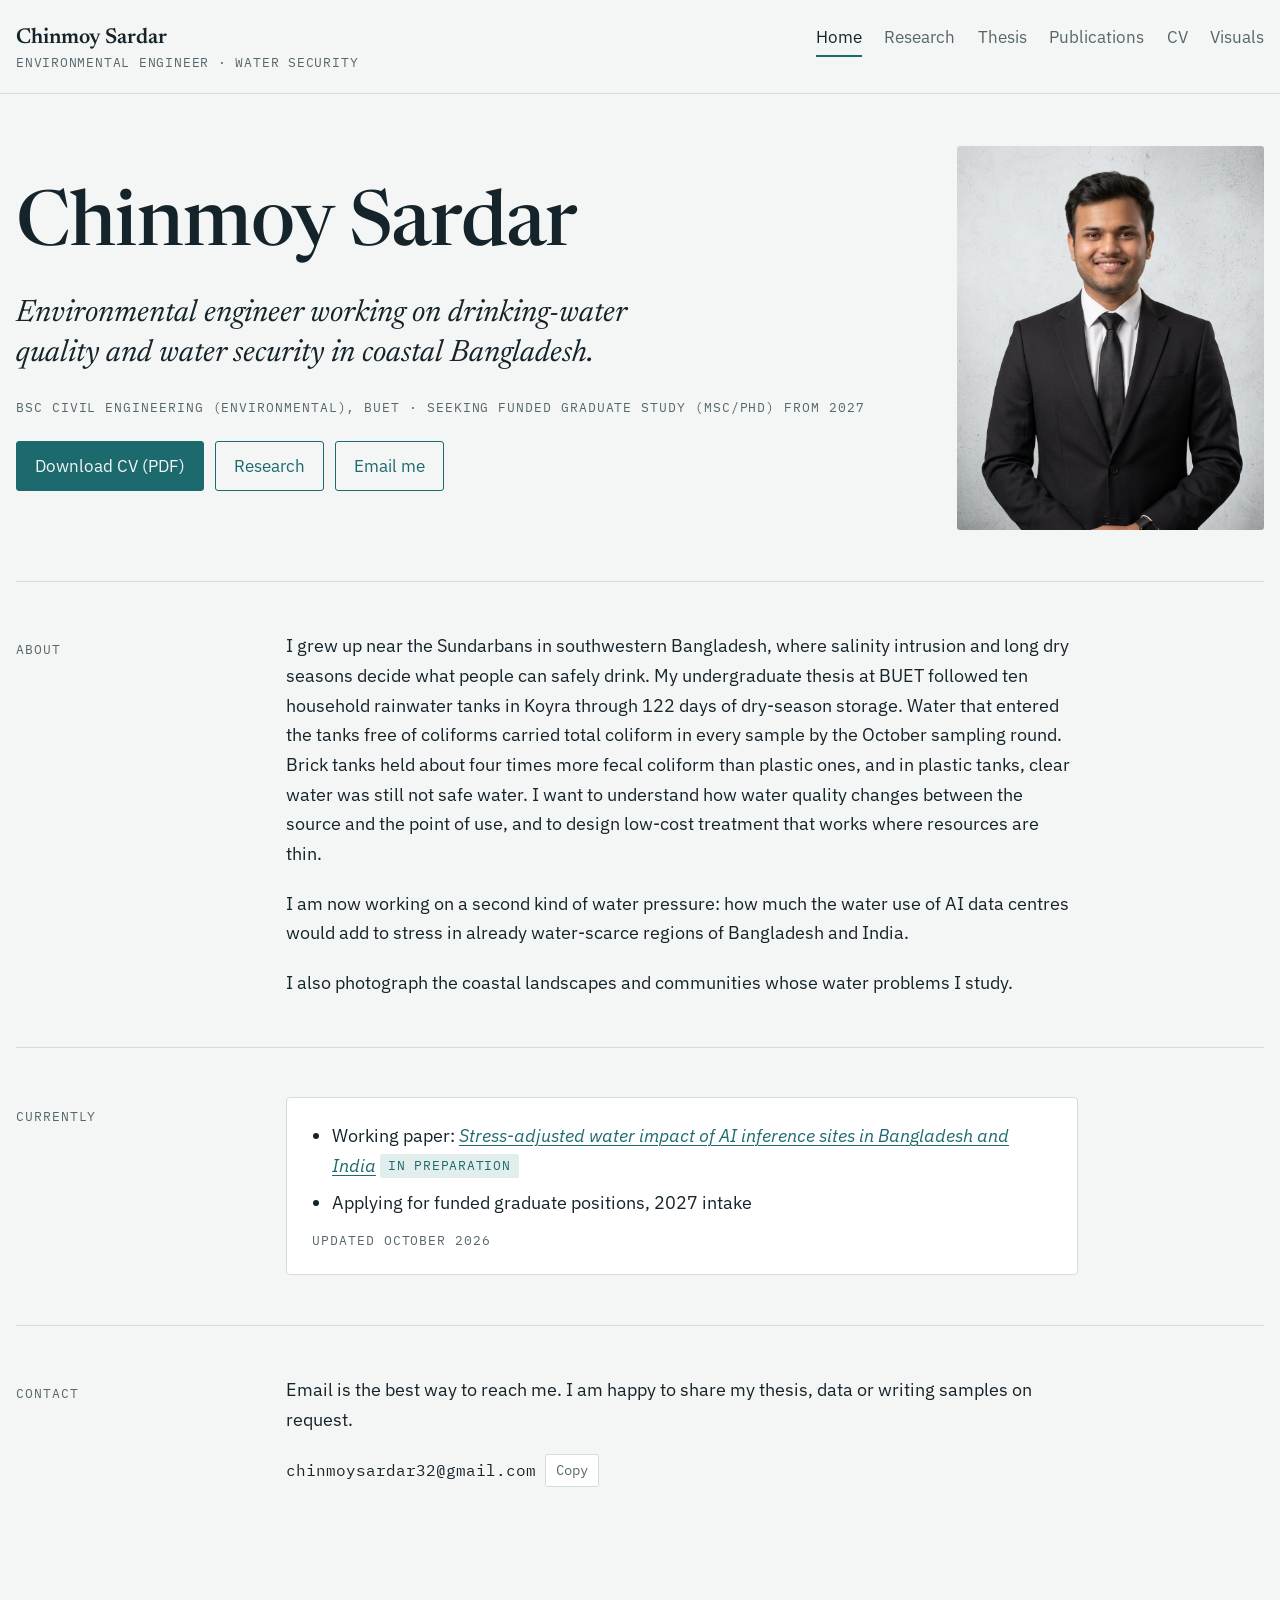
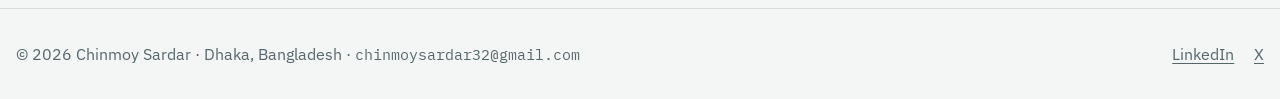
<file: index.html>
<!doctype html>
<html lang="en">
<head>
<meta charset="utf-8">
<meta name="viewport" content="width=device-width, initial-scale=1, viewport-fit=cover">
<title>Chinmoy Sardar — Environmental Engineer</title>
<meta name="description" content="Chinmoy Sardar, environmental engineer (BUET). Research on drinking-water quality and water security in coastal Bangladesh. CV, thesis, working papers.">
<meta name="author" content="Chinmoy Sardar">
<link rel="canonical" href="https://chinmoysardar.github.io/">
<link rel="icon" href="assets/favicon.svg" type="image/svg+xml">
<meta property="og:title" content="Chinmoy Sardar — Environmental Engineer">
<meta property="og:description" content="Chinmoy Sardar, environmental engineer (BUET). Research on drinking-water quality and water security in coastal Bangladesh. CV, thesis, working papers.">
<meta property="og:type" content="website">
<meta property="og:url" content="https://chinmoysardar.github.io/">
<meta property="og:image" content="https://chinmoysardar.github.io/assets/profile.jpg">
<meta name="twitter:card" content="summary">
<link rel="preconnect" href="https://fonts.googleapis.com">
<link rel="preconnect" href="https://fonts.gstatic.com" crossorigin>
<link rel="stylesheet" href="https://fonts.googleapis.com/css2?family=IBM+Plex+Mono:wght@400;500&family=IBM+Plex+Sans:ital,wght@0,400;0,500;0,600;1,400&family=Newsreader:ital,opsz,wght@0,6..72,400;0,6..72,500;0,6..72,600;1,6..72,400&display=swap">
<link rel="stylesheet" href="assets/style.css">
<script type="application/ld+json">{"@context": "https://schema.org", "@type": "Person", "name": "Chinmoy Sardar", "jobTitle": "Environmental Engineer", "email": "mailto:chinmoysardar32@gmail.com", "alumniOf": {"@type": "CollegeOrUniversity", "name": "Bangladesh University of Engineering and Technology (BUET)"}, "knowsAbout": ["drinking-water quality", "rainwater harvesting", "water security", "coastal Bangladesh", "environmental engineering"], "sameAs": ["https://www.linkedin.com/in/chinmoy-sardar-2b792b1a0/", "https://x.com/ChinmoySardar32"]}</script>
</head>
<body>
<header class="site-header">
  <div class="wrap">
    <a class="brand" href="index.html">
      <span class="brand-name">Chinmoy Sardar</span>
      <span class="brand-role">Environmental Engineer · Water Security</span>
    </a>
    <nav class="nav" aria-label="Main">
        <a href="index.html" aria-current="page">Home</a>
        <a href="research.html">Research</a>
        <a href="thesis.html">Thesis</a>
        <a href="publications.html">Publications</a>
        <a href="cv.html">CV</a>
        <a href="visuals.html">Visuals</a>
    </nav>
  </div>
</header>
<main>
  <div class="wrap">

    <section class="hero">
      <div class="hero-text">
        <h1>Chinmoy Sardar</h1>
        <p class="hero-sub">Environmental engineer working on drinking-water quality and water security in coastal Bangladesh.</p>
        <p class="label">BSc Civil Engineering (Environmental), BUET · Seeking funded graduate study (MSc/PhD) from 2027</p>
        <div class="actions">
          <a class="btn primary" href="assets/Chinmoy_Sardar_CV.pdf">Download CV (PDF)</a>
          <a class="btn" href="research.html">Research</a>
          <a class="btn" href="mailto:chinmoysardar32@gmail.com">Email me</a>
        </div>
      </div>
      <div class="portrait">
        <img src="assets/profile.jpg" alt="Portrait of Chinmoy Sardar" width="480" height="600" data-fallback>
        <span class="fallback" hidden aria-hidden="true">CS</span>
      </div>
    </section>

    <section class="section">
      <p class="label">About</p>
      <div class="prose">
        <p>I grew up near the Sundarbans in southwestern Bangladesh, where salinity intrusion and long dry seasons decide what people can safely drink. My undergraduate thesis at BUET followed ten household rainwater tanks in Koyra through 122 days of dry-season storage. Water that entered the tanks free of coliforms carried total coliform in every sample by the October sampling round. Brick tanks held about four times more fecal coliform than plastic ones, and in plastic tanks, clear water was still not safe water. I want to understand how water quality changes between the source and the point of use, and to design low-cost treatment that works where resources are thin.</p>
        <p>I am now working on a second kind of water pressure: how much the water use of AI data centres would add to stress in already water-scarce regions of Bangladesh and India.</p>
        <p>I also photograph the coastal landscapes and communities whose water problems I study.</p>
      </div>
    </section>

    <section class="section">
      <p class="label">Currently</p>
      <div>
        <div class="note">
          <ul>
            <li>Working paper: <a href="publications.html"><em>Stress-adjusted water impact of AI inference sites in Bangladesh and India</em></a> <span class="status">In preparation</span></li>
            <li>Applying for funded graduate positions, 2027 intake</li>
          </ul>
          <p class="label">Updated October 2026</p>
        </div>
      </div>
    </section>

    <section class="section">
      <p class="label">Contact</p>
      <div class="prose">
        <p>Email is the best way to reach me. I am happy to share my thesis, data or writing samples on request.</p>
        <p class="email-line"><span>chinmoysardar32@gmail.com</span><button class="copy" type="button" data-copy="chinmoysardar32@gmail.com">Copy</button></p>
      </div>
    </section>

  </div>
</main>
<footer class="site-footer">
  <div class="wrap">
    <span>© 2026 Chinmoy Sardar · Dhaka, Bangladesh · <span class="num">chinmoysardar32@gmail.com</span></span>
    <nav aria-label="Profiles">
      <a href="https://www.linkedin.com/in/chinmoy-sardar-2b792b1a0/" rel="me">LinkedIn</a>
      <a href="https://x.com/ChinmoySardar32" rel="me">X</a>
    </nav>
  </div>
</footer>
<script src="assets/site.js"></script>
<script data-goatcounter="https://chinmoysardar.goatcounter.com/count"
        async src="//gc.zgo.at/count.js"></script>
</body>
</html>
</file>
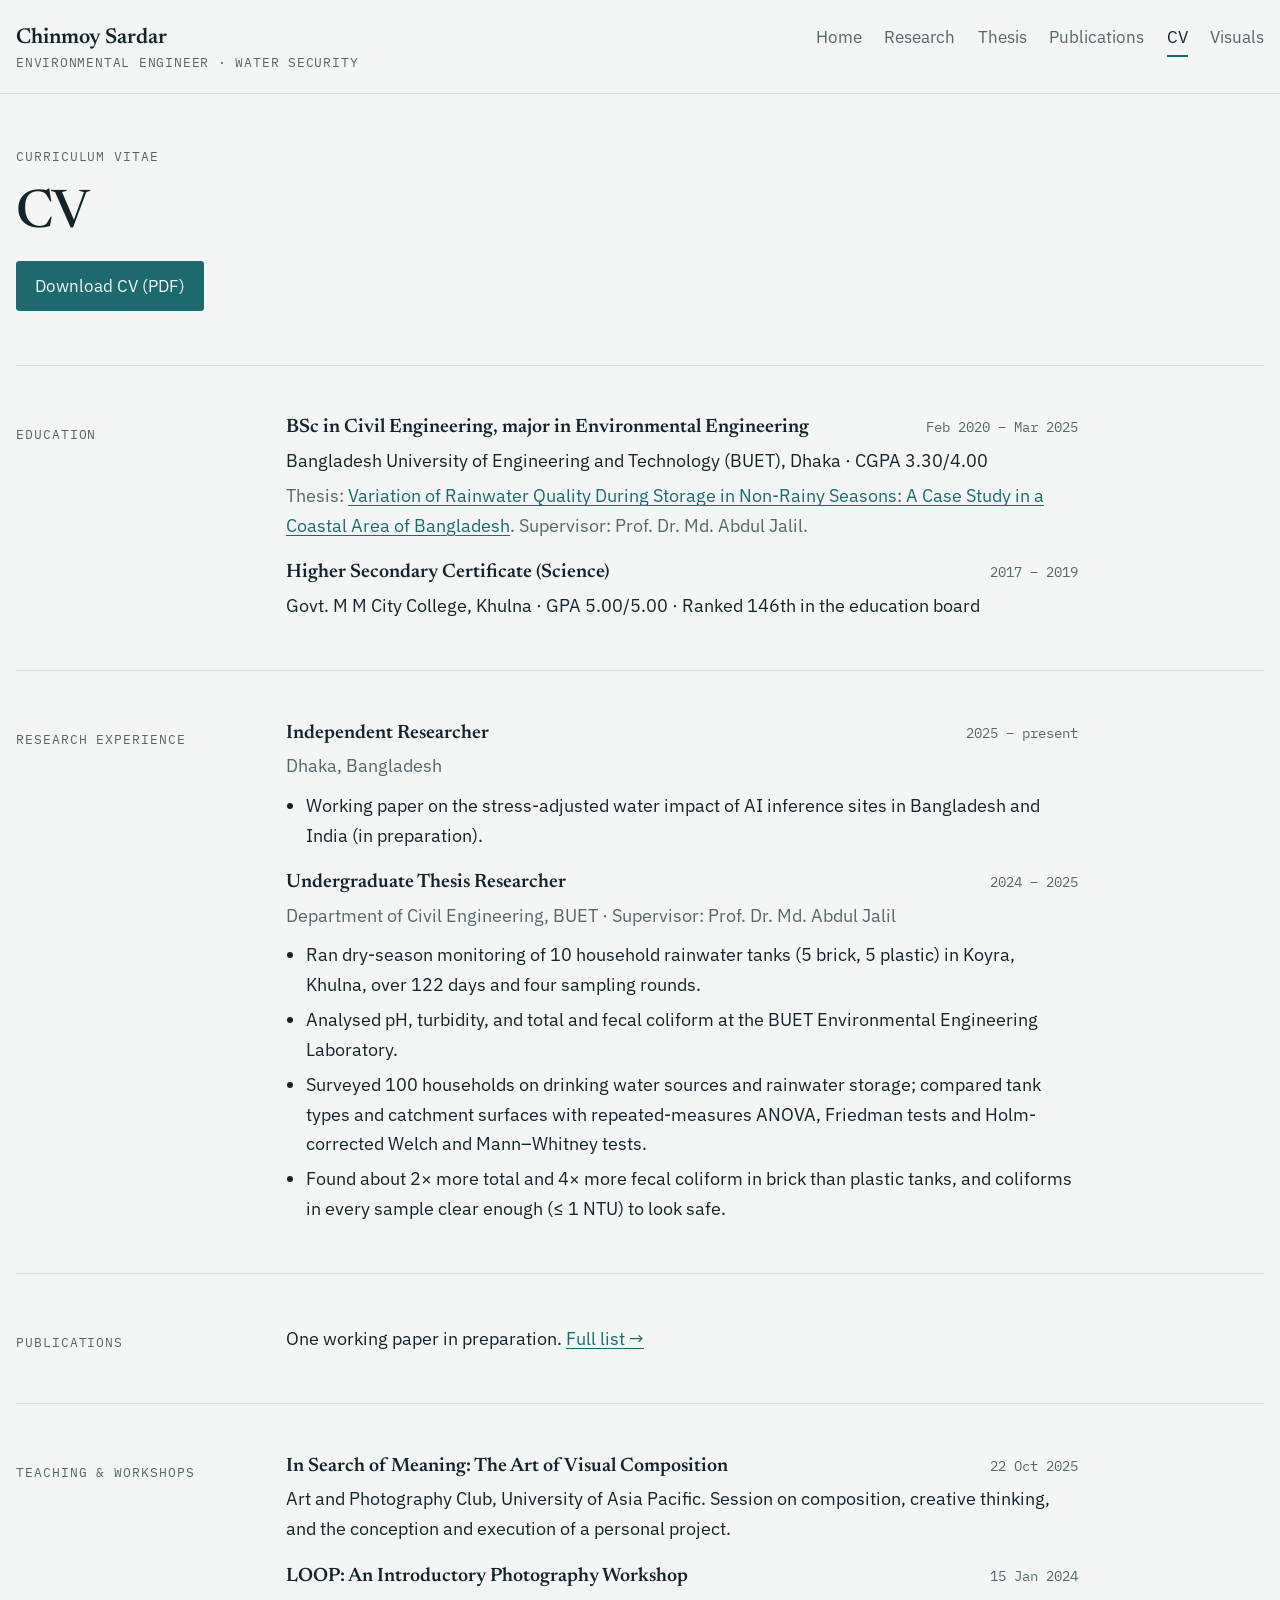
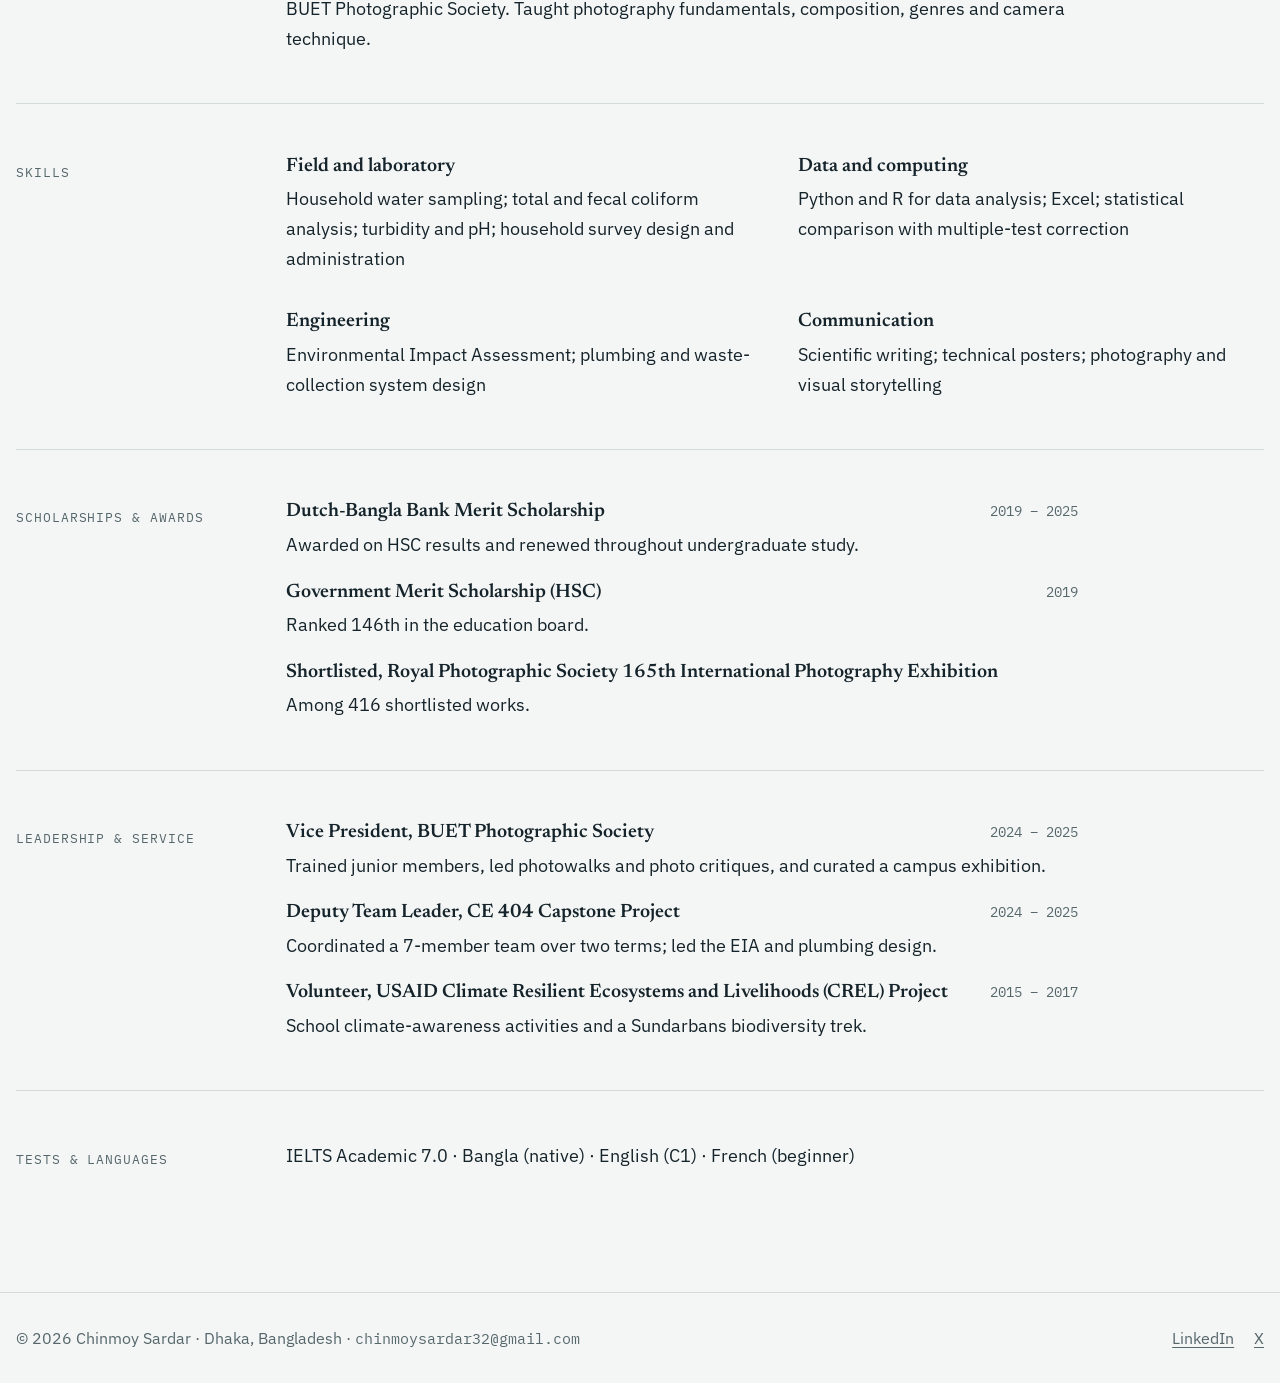
<file: cv.html>
<!doctype html>
<html lang="en">
<head>
<meta charset="utf-8">
<meta name="viewport" content="width=device-width, initial-scale=1, viewport-fit=cover">
<title>CV | Chinmoy Sardar</title>
<meta name="description" content="Curriculum vitae of Chinmoy Sardar: education, research experience, teaching, awards.">
<meta name="author" content="Chinmoy Sardar">
<link rel="canonical" href="https://chinmoysardar.github.io/cv.html">
<link rel="icon" href="assets/favicon.svg" type="image/svg+xml">
<meta property="og:title" content="CV | Chinmoy Sardar">
<meta property="og:description" content="Curriculum vitae of Chinmoy Sardar: education, research experience, teaching, awards.">
<meta property="og:type" content="website">
<meta property="og:url" content="https://chinmoysardar.github.io/cv.html">
<meta property="og:image" content="https://chinmoysardar.github.io/assets/profile.jpg">
<meta name="twitter:card" content="summary">
<link rel="preconnect" href="https://fonts.googleapis.com">
<link rel="preconnect" href="https://fonts.gstatic.com" crossorigin>
<link rel="stylesheet" href="https://fonts.googleapis.com/css2?family=IBM+Plex+Mono:wght@400;500&family=IBM+Plex+Sans:ital,wght@0,400;0,500;0,600;1,400&family=Newsreader:ital,opsz,wght@0,6..72,400;0,6..72,500;0,6..72,600;1,6..72,400&display=swap">
<link rel="stylesheet" href="assets/style.css">
</head>
<body>
<header class="site-header">
  <div class="wrap">
    <a class="brand" href="index.html">
      <span class="brand-name">Chinmoy Sardar</span>
      <span class="brand-role">Environmental Engineer · Water Security</span>
    </a>
    <nav class="nav" aria-label="Main">
        <a href="index.html">Home</a>
        <a href="research.html">Research</a>
        <a href="thesis.html">Thesis</a>
        <a href="publications.html">Publications</a>
        <a href="cv.html" aria-current="page">CV</a>
        <a href="visuals.html">Visuals</a>
    </nav>
  </div>
</header>
<main>
  <div class="wrap">

    <header class="page-head">
      <p class="label">Curriculum vitae</p>
      <h1>CV</h1>
      <div class="actions"><a class="btn primary" href="assets/Chinmoy_Sardar_CV.pdf">Download CV (PDF)</a></div>
    </header>

    <section class="section">
      <p class="label">Education</p>
      <div class="entries">
        <div class="entry">
          <div class="entry-top"><h3>BSc in Civil Engineering, major in Environmental Engineering</h3><span class="when">Feb 2020 – Mar 2025</span></div>
          <p>Bangladesh University of Engineering and Technology (BUET), Dhaka · CGPA 3.30/4.00</p>
          <p class="muted">Thesis: <a href="thesis.html">Variation of Rainwater Quality During Storage in Non-Rainy Seasons: A Case Study in a Coastal Area of Bangladesh</a>. Supervisor: Prof. Dr. Md. Abdul Jalil.</p>
        </div>
        <div class="entry">
          <div class="entry-top"><h3>Higher Secondary Certificate (Science)</h3><span class="when">2017 – 2019</span></div>
          <p>Govt. M M City College, Khulna · GPA 5.00/5.00 · Ranked 146th in the education board</p>
        </div>
      </div>
    </section>

    <section class="section">
      <p class="label">Research experience</p>
      <div class="entries">
        <div class="entry">
          <div class="entry-top"><h3>Independent Researcher</h3><span class="when">2025 – present</span></div>
          <p class="muted">Dhaka, Bangladesh</p>
          <ul>
            <li>Working paper on the stress-adjusted water impact of AI inference sites in Bangladesh and India (in preparation).</li>
          </ul>
        </div>
        <div class="entry">
          <div class="entry-top"><h3>Undergraduate Thesis Researcher</h3><span class="when">2024 – 2025</span></div>
          <p class="muted">Department of Civil Engineering, BUET · Supervisor: Prof. Dr. Md. Abdul Jalil</p>
          <ul>
            <li>Ran dry-season monitoring of 10 household rainwater tanks (5 brick, 5 plastic) in Koyra, Khulna, over 122 days and four sampling rounds.</li>
            <li>Analysed pH, turbidity, and total and fecal coliform at the BUET Environmental Engineering Laboratory.</li>
            <li>Surveyed 100 households on drinking water sources and rainwater storage; compared tank types and catchment surfaces with repeated-measures ANOVA, Friedman tests and Holm-corrected Welch and Mann–Whitney tests.</li>
            <li>Found about 2× more total and 4× more fecal coliform in brick than plastic tanks, and coliforms in every sample clear enough (≤ 1 NTU) to look safe.</li>
          </ul>
        </div>
      </div>
    </section>

    <section class="section">
      <p class="label">Publications</p>
      <div class="prose">
        <p>One working paper in preparation. <a href="publications.html">Full list →</a></p>
      </div>
    </section>

    <section class="section">
      <p class="label">Teaching &amp; workshops</p>
      <div class="entries">
        <div class="entry">
          <div class="entry-top"><h3>In Search of Meaning: The Art of Visual Composition</h3><span class="when">22 Oct 2025</span></div>
          <p>Art and Photography Club, University of Asia Pacific. Session on composition, creative thinking, and the conception and execution of a personal project.</p>
        </div>
        <div class="entry">
          <div class="entry-top"><h3>LOOP: An Introductory Photography Workshop</h3><span class="when">15 Jan 2024</span></div>
          <p>BUET Photographic Society. Taught photography fundamentals, composition, genres and camera technique.</p>
        </div>
      </div>
    </section>

    <section class="section">
      <p class="label">Skills</p>
      <div class="entries cols-2">
        <div class="entry"><h3>Field and laboratory</h3><p>Household water sampling; total and fecal coliform analysis; turbidity and pH; household survey design and administration</p></div>
        <div class="entry"><h3>Data and computing</h3><p>Python and R for data analysis; Excel; statistical comparison with multiple-test correction</p></div>
        <div class="entry"><h3>Engineering</h3><p>Environmental Impact Assessment; plumbing and waste-collection system design</p></div>
        <div class="entry"><h3>Communication</h3><p>Scientific writing; technical posters; photography and visual storytelling</p></div>
      </div>
    </section>

    <section class="section">
      <p class="label">Scholarships &amp; awards</p>
      <div class="entries">
        <div class="entry"><div class="entry-top"><h3>Dutch-Bangla Bank Merit Scholarship</h3><span class="when">2019 – 2025</span></div><p>Awarded on HSC results and renewed throughout undergraduate study.</p></div>
        <div class="entry"><div class="entry-top"><h3>Government Merit Scholarship (HSC)</h3><span class="when">2019</span></div><p>Ranked 146th in the education board.</p></div>
        <div class="entry"><h3>Shortlisted, Royal Photographic Society 165th International Photography Exhibition</h3><p>Among 416 shortlisted works.</p></div>
      </div>
    </section>

    <section class="section">
      <p class="label">Leadership &amp; service</p>
      <div class="entries">
        <div class="entry"><div class="entry-top"><h3>Vice President, BUET Photographic Society</h3><span class="when">2024 – 2025</span></div><p>Trained junior members, led photowalks and photo critiques, and curated a campus exhibition.</p></div>
        <div class="entry"><div class="entry-top"><h3>Deputy Team Leader, CE 404 Capstone Project</h3><span class="when">2024 – 2025</span></div><p>Coordinated a 7-member team over two terms; led the EIA and plumbing design.</p></div>
        <div class="entry"><div class="entry-top"><h3>Volunteer, USAID Climate Resilient Ecosystems and Livelihoods (CREL) Project</h3><span class="when">2015 – 2017</span></div><p>School climate-awareness activities and a Sundarbans biodiversity trek.</p></div>
      </div>
    </section>

    <section class="section">
      <p class="label">Tests &amp; languages</p>
      <div class="prose">
        <p>IELTS Academic 7.0 · Bangla (native) · English (C1) · French (beginner)</p>
      </div>
    </section>

  </div>
</main>
<footer class="site-footer">
  <div class="wrap">
    <span>© 2026 Chinmoy Sardar · Dhaka, Bangladesh · <span class="num">chinmoysardar32@gmail.com</span></span>
    <nav aria-label="Profiles">
      <a href="https://www.linkedin.com/in/chinmoy-sardar-2b792b1a0/" rel="me">LinkedIn</a>
      <a href="https://x.com/ChinmoySardar32" rel="me">X</a>
    </nav>
  </div>
</footer>
<script src="assets/site.js"></script>
<script data-goatcounter="https://chinmoysardar.goatcounter.com/count"
        async src="//gc.zgo.at/count.js"></script>
</body>
</html>
</file>
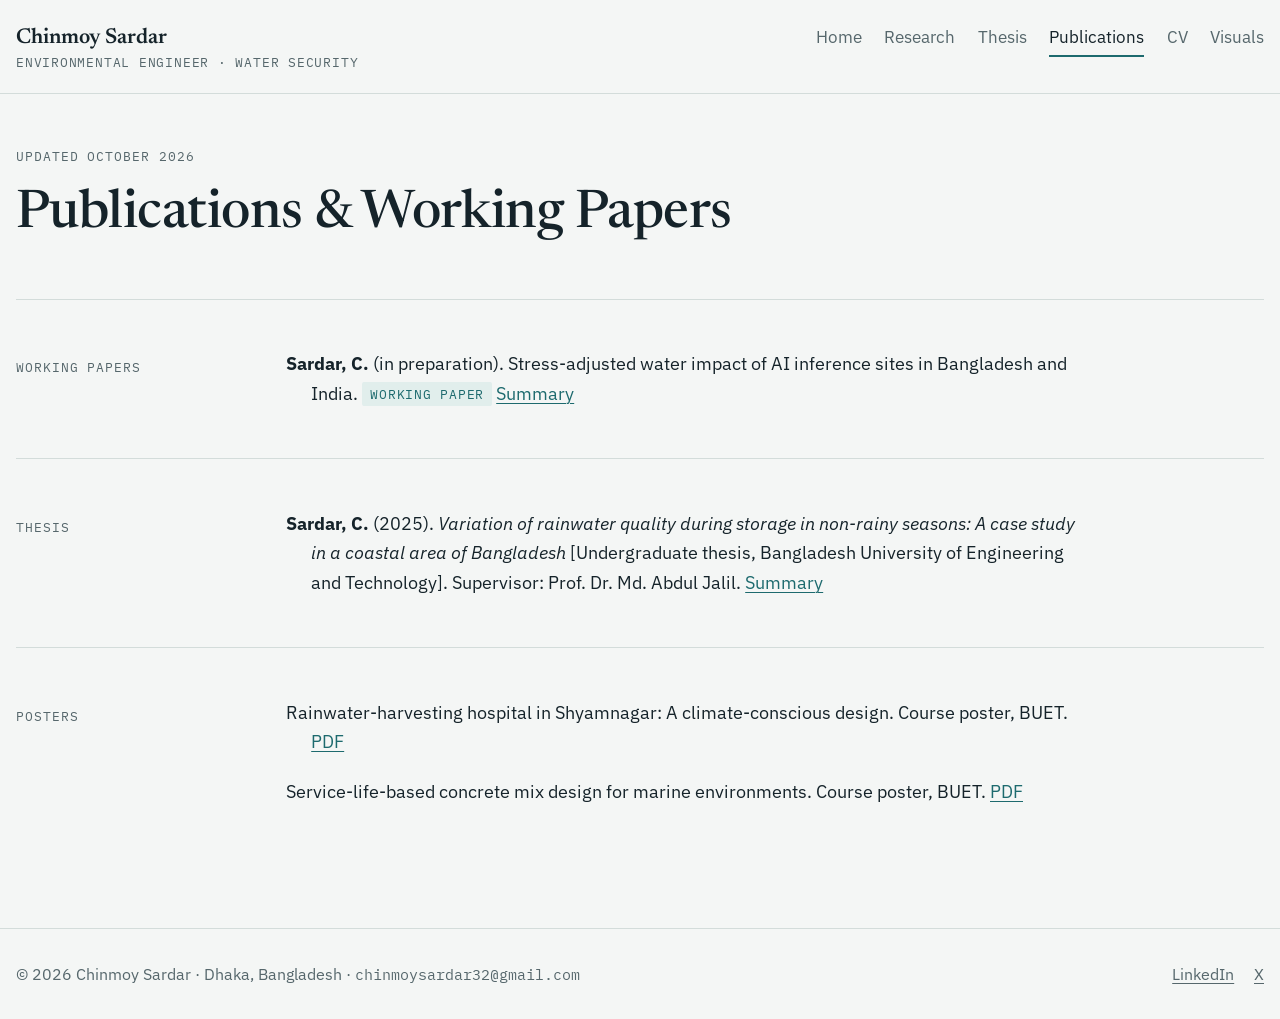
<file: publications.html>
<!doctype html>
<html lang="en">
<head>
<meta charset="utf-8">
<meta name="viewport" content="width=device-width, initial-scale=1, viewport-fit=cover">
<title>Publications | Chinmoy Sardar</title>
<meta name="description" content="Working papers, thesis and posters by Chinmoy Sardar.">
<meta name="author" content="Chinmoy Sardar">
<link rel="canonical" href="https://chinmoysardar.github.io/publications.html">
<link rel="icon" href="assets/favicon.svg" type="image/svg+xml">
<meta property="og:title" content="Publications | Chinmoy Sardar">
<meta property="og:description" content="Working papers, thesis and posters by Chinmoy Sardar.">
<meta property="og:type" content="website">
<meta property="og:url" content="https://chinmoysardar.github.io/publications.html">
<meta property="og:image" content="https://chinmoysardar.github.io/assets/profile.jpg">
<meta name="twitter:card" content="summary">
<link rel="preconnect" href="https://fonts.googleapis.com">
<link rel="preconnect" href="https://fonts.gstatic.com" crossorigin>
<link rel="stylesheet" href="https://fonts.googleapis.com/css2?family=IBM+Plex+Mono:wght@400;500&family=IBM+Plex+Sans:ital,wght@0,400;0,500;0,600;1,400&family=Newsreader:ital,opsz,wght@0,6..72,400;0,6..72,500;0,6..72,600;1,6..72,400&display=swap">
<link rel="stylesheet" href="assets/style.css">
</head>
<body>
<header class="site-header">
  <div class="wrap">
    <a class="brand" href="index.html">
      <span class="brand-name">Chinmoy Sardar</span>
      <span class="brand-role">Environmental Engineer · Water Security</span>
    </a>
    <nav class="nav" aria-label="Main">
        <a href="index.html">Home</a>
        <a href="research.html">Research</a>
        <a href="thesis.html">Thesis</a>
        <a href="publications.html" aria-current="page">Publications</a>
        <a href="cv.html">CV</a>
        <a href="visuals.html">Visuals</a>
    </nav>
  </div>
</header>
<main>
  <div class="wrap">

    <header class="page-head">
      <p class="label">Updated October 2026</p>
      <h1>Publications &amp; Working Papers</h1>
    </header>

    <section class="section">
      <p class="label">Working papers</p>
      <div class="entries">
        <p class="entry cite"><strong>Sardar, C.</strong> (in preparation). Stress-adjusted water impact of AI inference sites in Bangladesh and India. <span class="status">Working paper</span> <a href="research.html#working-paper">Summary</a></p>
      </div>
    </section>

    <section class="section">
      <p class="label">Thesis</p>
      <div class="entries">
        <p class="entry cite"><strong>Sardar, C.</strong> (2025). <em>Variation of rainwater quality during storage in non-rainy seasons: A case study in a coastal area of Bangladesh</em> [Undergraduate thesis, Bangladesh University of Engineering and Technology]. Supervisor: Prof. Dr. Md. Abdul Jalil. <a href="thesis.html">Summary</a></p>
      </div>
    </section>

    <section class="section">
      <p class="label">Posters</p>
      <div class="entries">
        <p class="entry cite">Rainwater-harvesting hospital in Shyamnagar: A climate-conscious design. Course poster, BUET. <a href="assets/docs/poster-rainwater-hospital-shyamnagar.pdf">PDF</a></p>
        <p class="entry cite">Service-life-based concrete mix design for marine environments. Course poster, BUET. <a href="assets/docs/poster-marine-concrete-mix-design.pdf">PDF</a></p>
      </div>
    </section>


  </div>
</main>
<footer class="site-footer">
  <div class="wrap">
    <span>© 2026 Chinmoy Sardar · Dhaka, Bangladesh · <span class="num">chinmoysardar32@gmail.com</span></span>
    <nav aria-label="Profiles">
      <a href="https://www.linkedin.com/in/chinmoy-sardar-2b792b1a0/" rel="me">LinkedIn</a>
      <a href="https://x.com/ChinmoySardar32" rel="me">X</a>
    </nav>
  </div>
</footer>
<script src="assets/site.js"></script>
<script data-goatcounter="https://chinmoysardar.goatcounter.com/count"
        async src="//gc.zgo.at/count.js"></script>
</body>
</html>
</file>
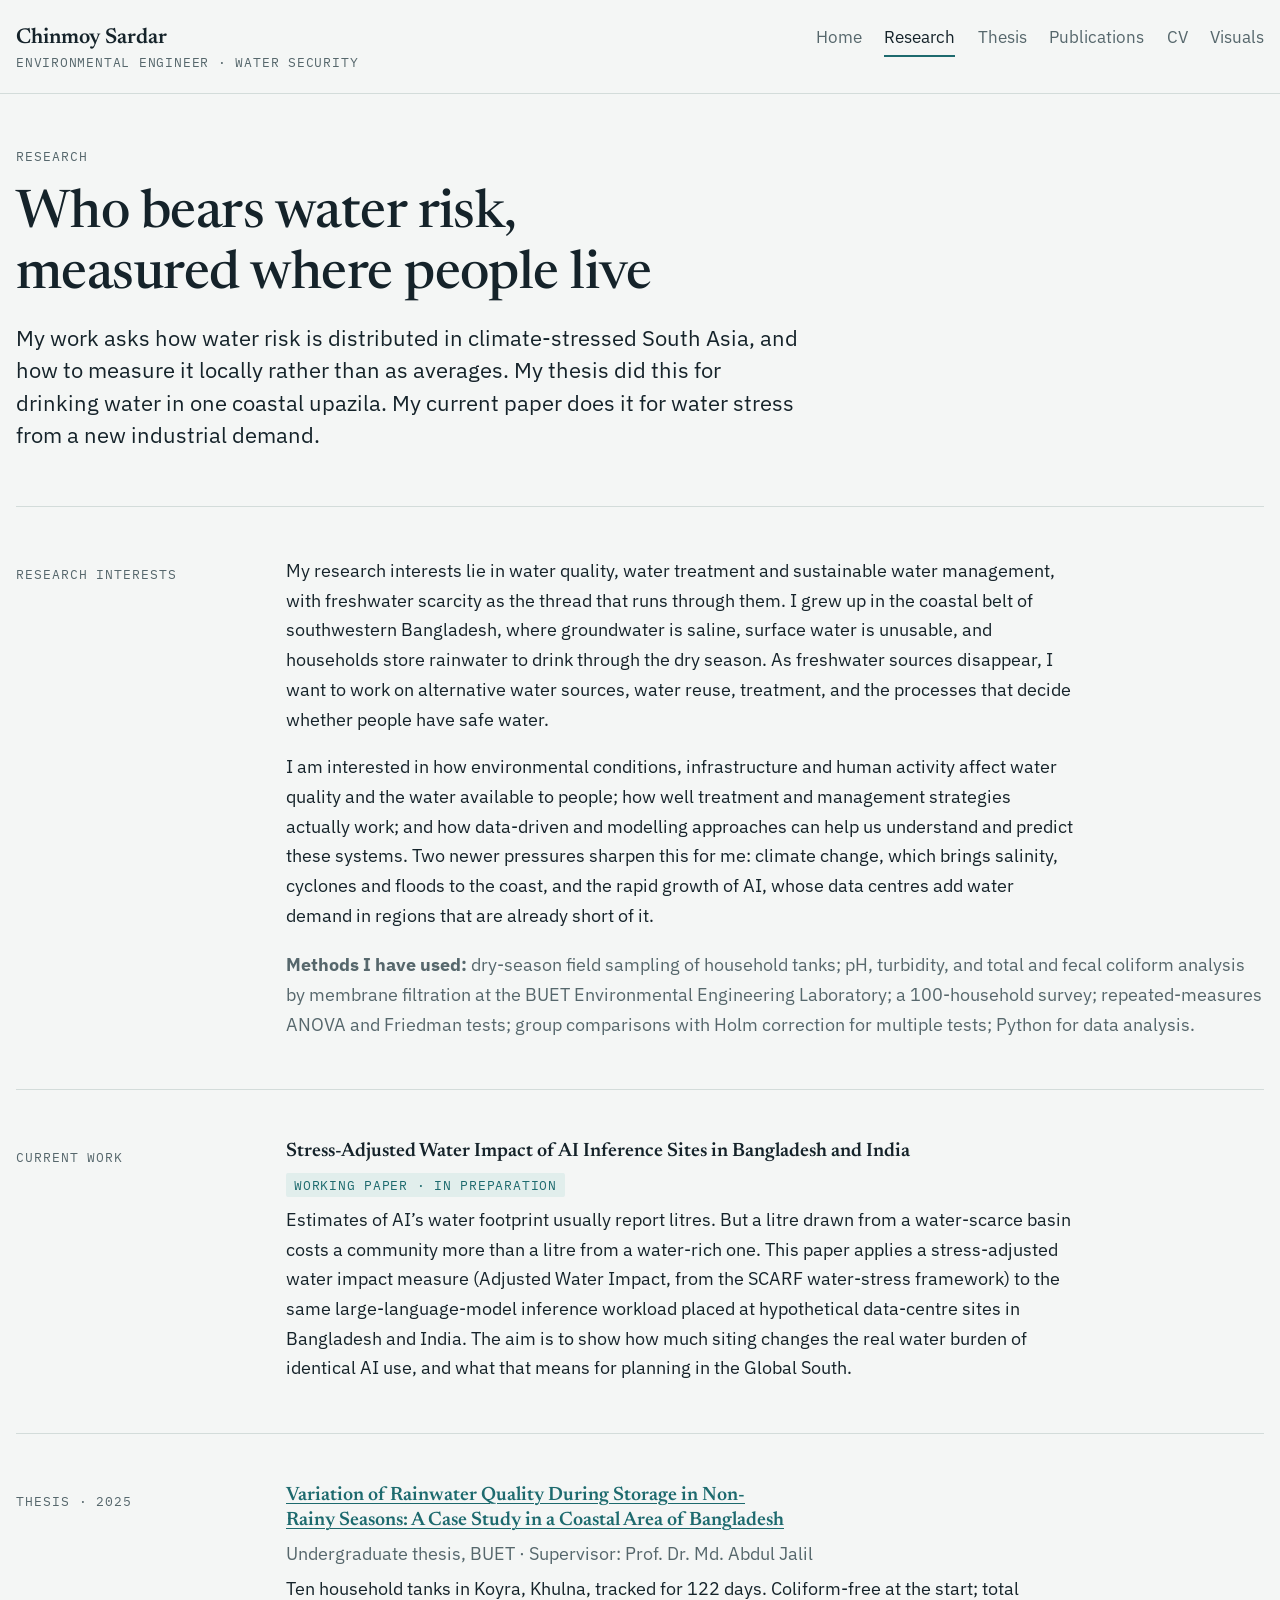
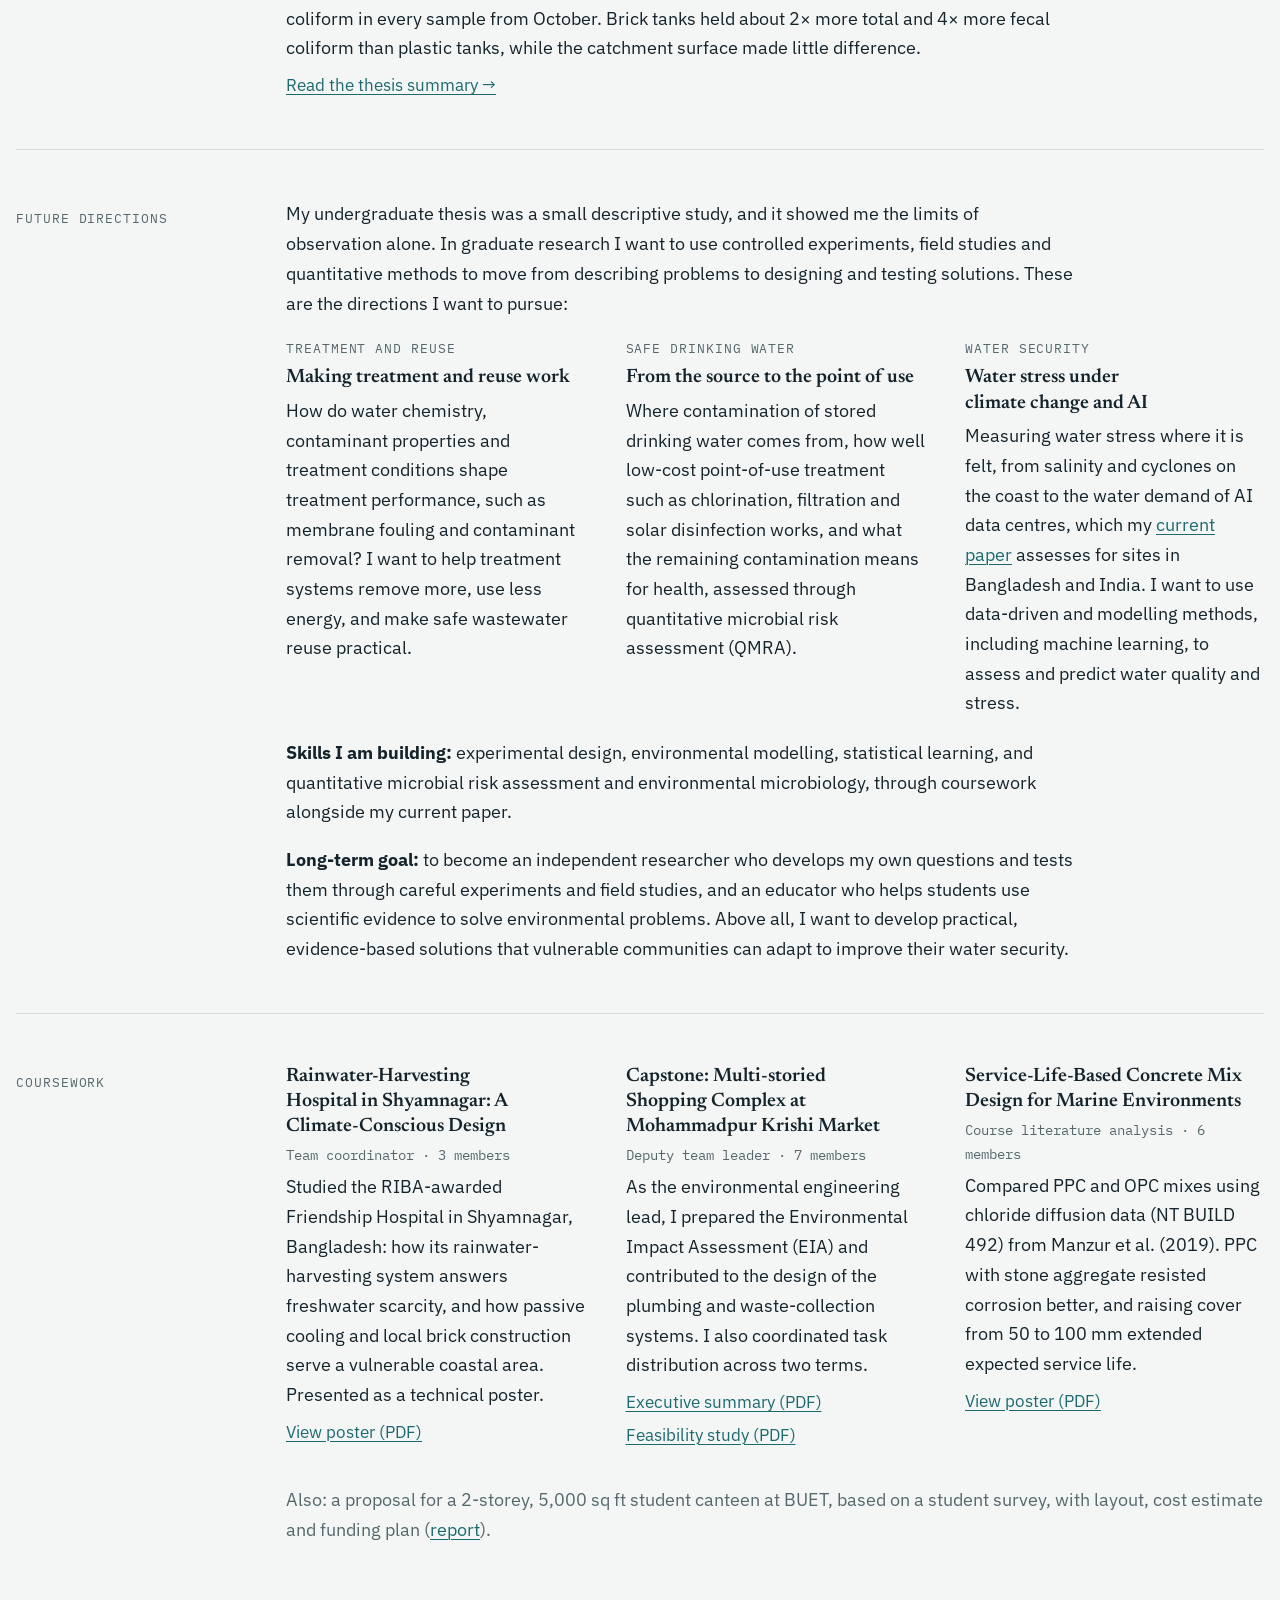
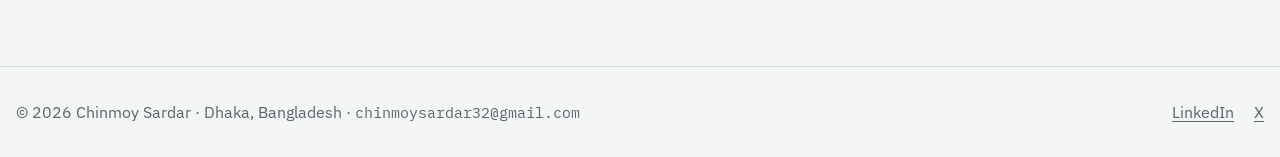
<file: research.html>
<!doctype html>
<html lang="en">
<head>
<meta charset="utf-8">
<meta name="viewport" content="width=device-width, initial-scale=1, viewport-fit=cover">
<title>Research | Chinmoy Sardar</title>
<meta name="description" content="Research by Chinmoy Sardar on stored rainwater quality in coastal Bangladesh and the water-stress impact of AI data centres in South Asia.">
<meta name="author" content="Chinmoy Sardar">
<link rel="canonical" href="https://chinmoysardar.github.io/research.html">
<link rel="icon" href="assets/favicon.svg" type="image/svg+xml">
<meta property="og:title" content="Research | Chinmoy Sardar">
<meta property="og:description" content="Research by Chinmoy Sardar on stored rainwater quality in coastal Bangladesh and the water-stress impact of AI data centres in South Asia.">
<meta property="og:type" content="website">
<meta property="og:url" content="https://chinmoysardar.github.io/research.html">
<meta property="og:image" content="https://chinmoysardar.github.io/assets/profile.jpg">
<meta name="twitter:card" content="summary">
<link rel="preconnect" href="https://fonts.googleapis.com">
<link rel="preconnect" href="https://fonts.gstatic.com" crossorigin>
<link rel="stylesheet" href="https://fonts.googleapis.com/css2?family=IBM+Plex+Mono:wght@400;500&family=IBM+Plex+Sans:ital,wght@0,400;0,500;0,600;1,400&family=Newsreader:ital,opsz,wght@0,6..72,400;0,6..72,500;0,6..72,600;1,6..72,400&display=swap">
<link rel="stylesheet" href="assets/style.css">
</head>
<body>
<header class="site-header">
  <div class="wrap">
    <a class="brand" href="index.html">
      <span class="brand-name">Chinmoy Sardar</span>
      <span class="brand-role">Environmental Engineer · Water Security</span>
    </a>
    <nav class="nav" aria-label="Main">
        <a href="index.html">Home</a>
        <a href="research.html" aria-current="page">Research</a>
        <a href="thesis.html">Thesis</a>
        <a href="publications.html">Publications</a>
        <a href="cv.html">CV</a>
        <a href="visuals.html">Visuals</a>
    </nav>
  </div>
</header>
<main>
  <div class="wrap">

    <header class="page-head">
      <p class="label">Research</p>
      <h1>Who bears water risk, measured where people live</h1>
      <p class="lede">My work asks how water risk is distributed in climate-stressed South Asia, and how to measure it locally rather than as averages. My thesis did this for drinking water in one coastal upazila. My current paper does it for water stress from a new industrial demand.</p>
    </header>

    <section class="section" id="interests">
      <p class="label">Research interests</p>
      <div>
        <div class="prose">
          <p>My research interests lie in water quality, water treatment and sustainable water management, with freshwater scarcity as the thread that runs through them. I grew up in the coastal belt of southwestern Bangladesh, where groundwater is saline, surface water is unusable, and households store rainwater to drink through the dry season. As freshwater sources disappear, I want to work on alternative water sources, water reuse, treatment, and the processes that decide whether people have safe water.</p>
          <p>I am interested in how environmental conditions, infrastructure and human activity affect water quality and the water available to people; how well treatment and management strategies actually work; and how data-driven and modelling approaches can help us understand and predict these systems. Two newer pressures sharpen this for me: climate change, which brings salinity, cyclones and floods to the coast, and the rapid growth of AI, whose data centres add water demand in regions that are already short of it.</p>
        </div>
        <p class="muted"><strong>Methods I have used:</strong> dry-season field sampling of household tanks; pH, turbidity, and total and fecal coliform analysis by membrane filtration at the BUET Environmental Engineering Laboratory; a 100-household survey; repeated-measures ANOVA and Friedman tests; group comparisons with Holm correction for multiple tests; Python for data analysis.</p>
      </div>
    </section>

    <section class="section" id="working-paper">
      <p class="label">Current work</p>
      <div class="entries">
        <article class="entry">
          <h3>Stress-Adjusted Water Impact of AI Inference Sites in Bangladesh and India</h3>
          <p><span class="status">Working paper · In preparation</span></p>
          <p>Estimates of AI’s water footprint usually report litres. But a litre drawn from a water-scarce basin costs a community more than a litre from a water-rich one. This paper applies a stress-adjusted water impact measure (Adjusted Water Impact, from the SCARF water-stress framework) to the same large-language-model inference workload placed at hypothetical data-centre sites in Bangladesh and India. The aim is to show how much siting changes the real water burden of identical AI use, and what that means for planning in the Global South.</p>
        </article>
      </div>
    </section>

    <section class="section">
      <p class="label">Thesis · 2025</p>
      <div class="entries">
        <article class="entry">
          <h3><a href="thesis.html">Variation of Rainwater Quality During Storage in Non-Rainy Seasons: A Case Study in a Coastal Area of Bangladesh</a></h3>
          <p class="muted">Undergraduate thesis, BUET · Supervisor: Prof. Dr. Md. Abdul Jalil</p>
          <p>Ten household tanks in Koyra, Khulna, tracked for 122 days. Coliform-free at the start; total coliform in every sample from October. Brick tanks held about 2× more total and 4× more fecal coliform than plastic tanks, while the catchment surface made little difference.</p>
          <div class="links"><a href="thesis.html">Read the thesis summary →</a></div>
        </article>
      </div>
    </section>

    <section class="section" id="future">
      <p class="label">Future directions</p>
      <div>
        <div class="prose">
          <p>My undergraduate thesis was a small descriptive study, and it showed me the limits of observation alone. In graduate research I want to use controlled experiments, field studies and quantitative methods to move from describing problems to designing and testing solutions. These are the directions I want to pursue:</p>
        </div>
        <div class="entries cols-3">
          <div class="entry">
            <p class="label">Treatment and reuse</p>
            <h3>Making treatment and reuse work</h3>
            <p>How do water chemistry, contaminant properties and treatment conditions shape treatment performance, such as membrane fouling and contaminant removal? I want to help treatment systems remove more, use less energy, and make safe wastewater reuse practical.</p>
          </div>
          <div class="entry">
            <p class="label">Safe drinking water</p>
            <h3>From the source to the point of use</h3>
            <p>Where contamination of stored drinking water comes from, how well low-cost point-of-use treatment such as chlorination, filtration and solar disinfection works, and what the remaining contamination means for health, assessed through quantitative microbial risk assessment (QMRA).</p>
          </div>
          <div class="entry">
            <p class="label">Water security</p>
            <h3>Water stress under climate change and AI</h3>
            <p>Measuring water stress where it is felt, from salinity and cyclones on the coast to the water demand of AI data centres, which my <a href="#working-paper">current paper</a> assesses for sites in Bangladesh and India. I want to use data-driven and modelling methods, including machine learning, to assess and predict water quality and stress.</p>
          </div>
        </div>
        <div class="prose">
          <p><strong>Skills I am building:</strong> experimental design, environmental modelling, statistical learning, and quantitative microbial risk assessment and environmental microbiology, through coursework alongside my current paper.</p>
          <p><strong>Long-term goal:</strong> to become an independent researcher who develops my own questions and tests them through careful experiments and field studies, and an educator who helps students use scientific evidence to solve environmental problems. Above all, I want to develop practical, evidence-based solutions that vulnerable communities can adapt to improve their water security.</p>
        </div>
      </div>
    </section>

    <section class="section">
      <p class="label">Coursework</p>
      <div class="entries cols-3">
        <article class="entry">
          <div class="entry-top"><h3>Rainwater-Harvesting Hospital in Shyamnagar: A Climate-Conscious Design</h3><span class="when">Team coordinator · 3 members</span></div>
          <p>Studied the RIBA-awarded Friendship Hospital in Shyamnagar, Bangladesh: how its rainwater-harvesting system answers freshwater scarcity, and how passive cooling and local brick construction serve a vulnerable coastal area. Presented as a technical poster.</p>
          <div class="links"><a href="assets/docs/poster-rainwater-hospital-shyamnagar.pdf">View poster (PDF)</a></div>
        </article>
        <article class="entry">
          <div class="entry-top"><h3>Capstone: Multi-storied Shopping Complex at Mohammadpur Krishi Market</h3><span class="when">Deputy team leader · 7 members</span></div>
          <p>As the environmental engineering lead, I prepared the Environmental Impact Assessment (EIA) and contributed to the design of the plumbing and waste-collection systems. I also coordinated task distribution across two terms.</p>
          <div class="links">
            <a href="assets/docs/capstone-executive-summary.pdf">Executive summary (PDF)</a>
            <a href="assets/docs/capstone-feasibility-study.pdf">Feasibility study (PDF)</a>
          </div>
        </article>
        <article class="entry">
          <div class="entry-top"><h3>Service-Life-Based Concrete Mix Design for Marine Environments</h3><span class="when">Course literature analysis · 6 members</span></div>
          <p>Compared PPC and OPC mixes using chloride diffusion data (NT BUILD 492) from Manzur et al. (2019). PPC with stone aggregate resisted corrosion better, and raising cover from 50 to 100 mm extended expected service life.</p>
          <div class="links"><a href="assets/docs/poster-marine-concrete-mix-design.pdf">View poster (PDF)</a></div>
        </article>
        <p class="muted">Also: a proposal for a 2-storey, 5,000 sq ft student canteen at BUET, based on a student survey, with layout, cost estimate and funding plan (<a href="assets/docs/canteen-proposal.pdf">report</a>).</p>
      </div>
    </section>

  </div>
</main>
<footer class="site-footer">
  <div class="wrap">
    <span>© 2026 Chinmoy Sardar · Dhaka, Bangladesh · <span class="num">chinmoysardar32@gmail.com</span></span>
    <nav aria-label="Profiles">
      <a href="https://www.linkedin.com/in/chinmoy-sardar-2b792b1a0/" rel="me">LinkedIn</a>
      <a href="https://x.com/ChinmoySardar32" rel="me">X</a>
    </nav>
  </div>
</footer>
<script src="assets/site.js"></script>
<script data-goatcounter="https://chinmoysardar.goatcounter.com/count"
        async src="//gc.zgo.at/count.js"></script>
</body>
</html>
</file>
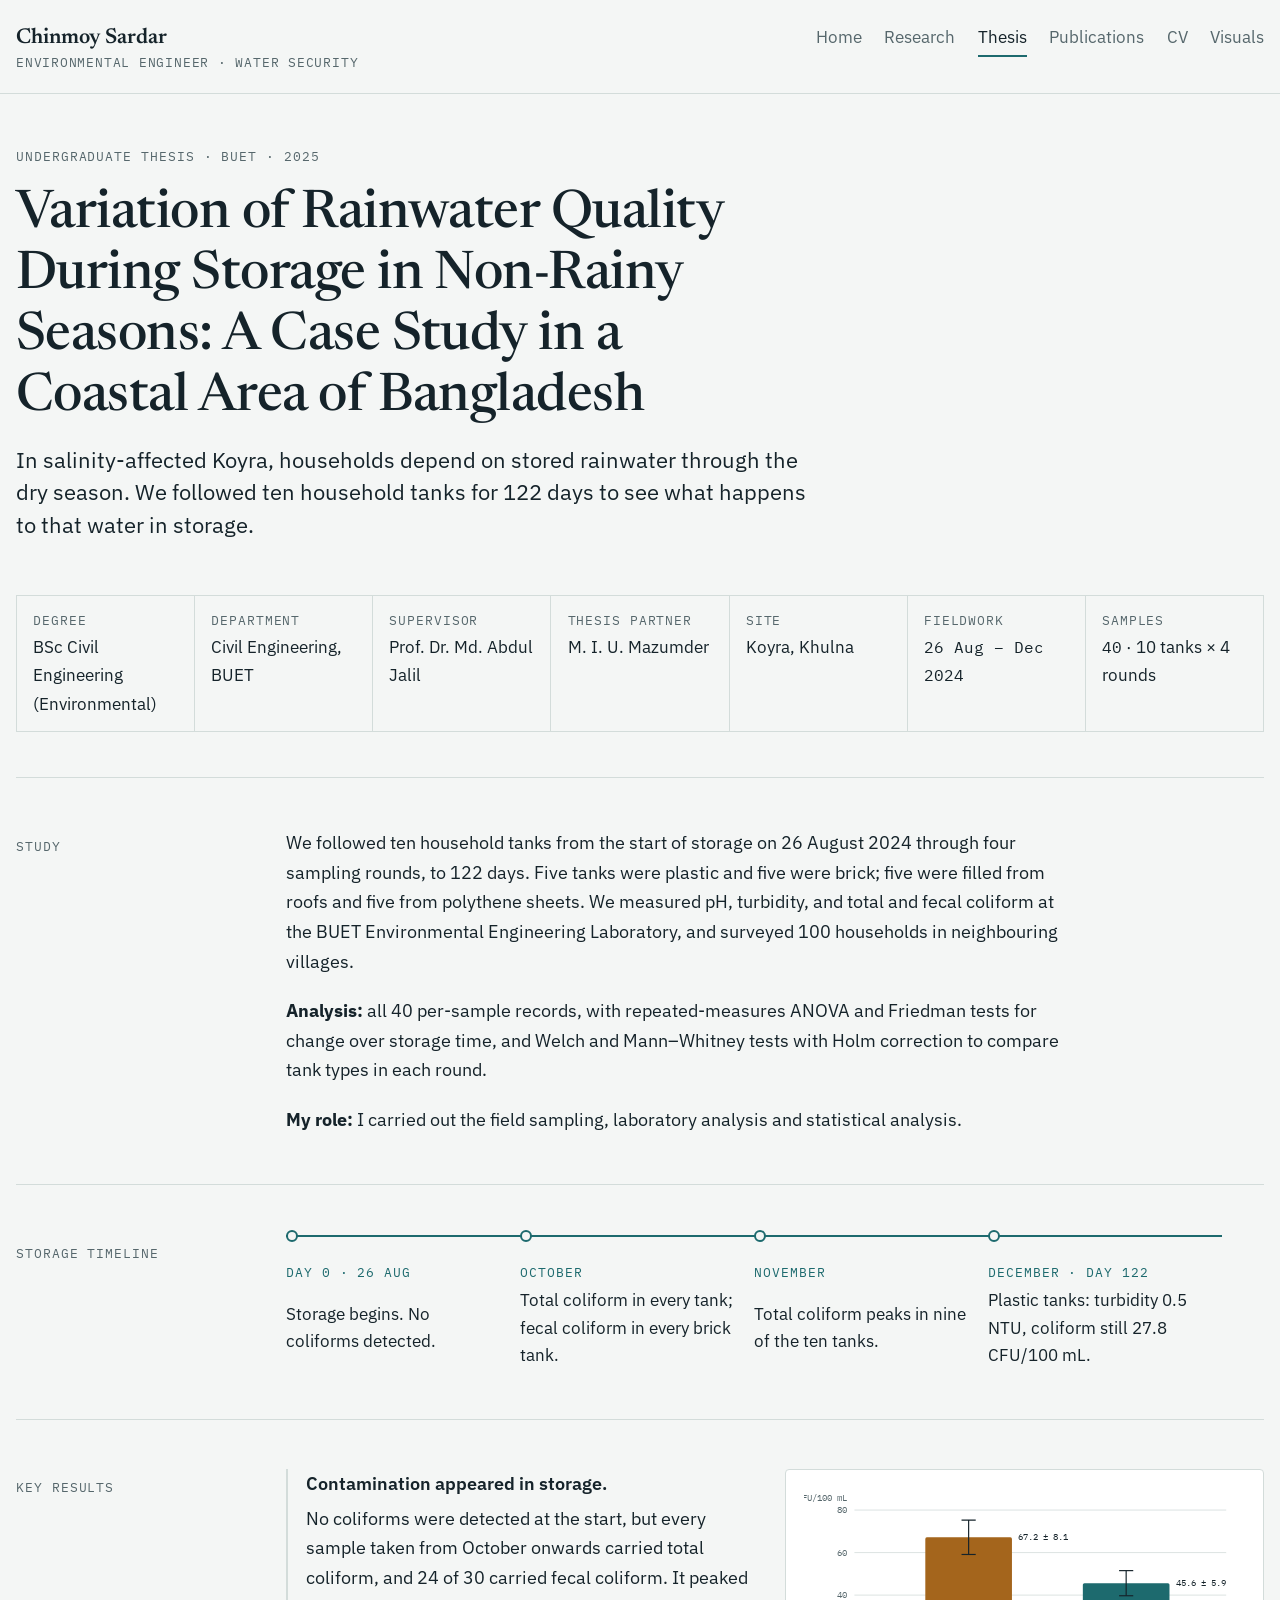
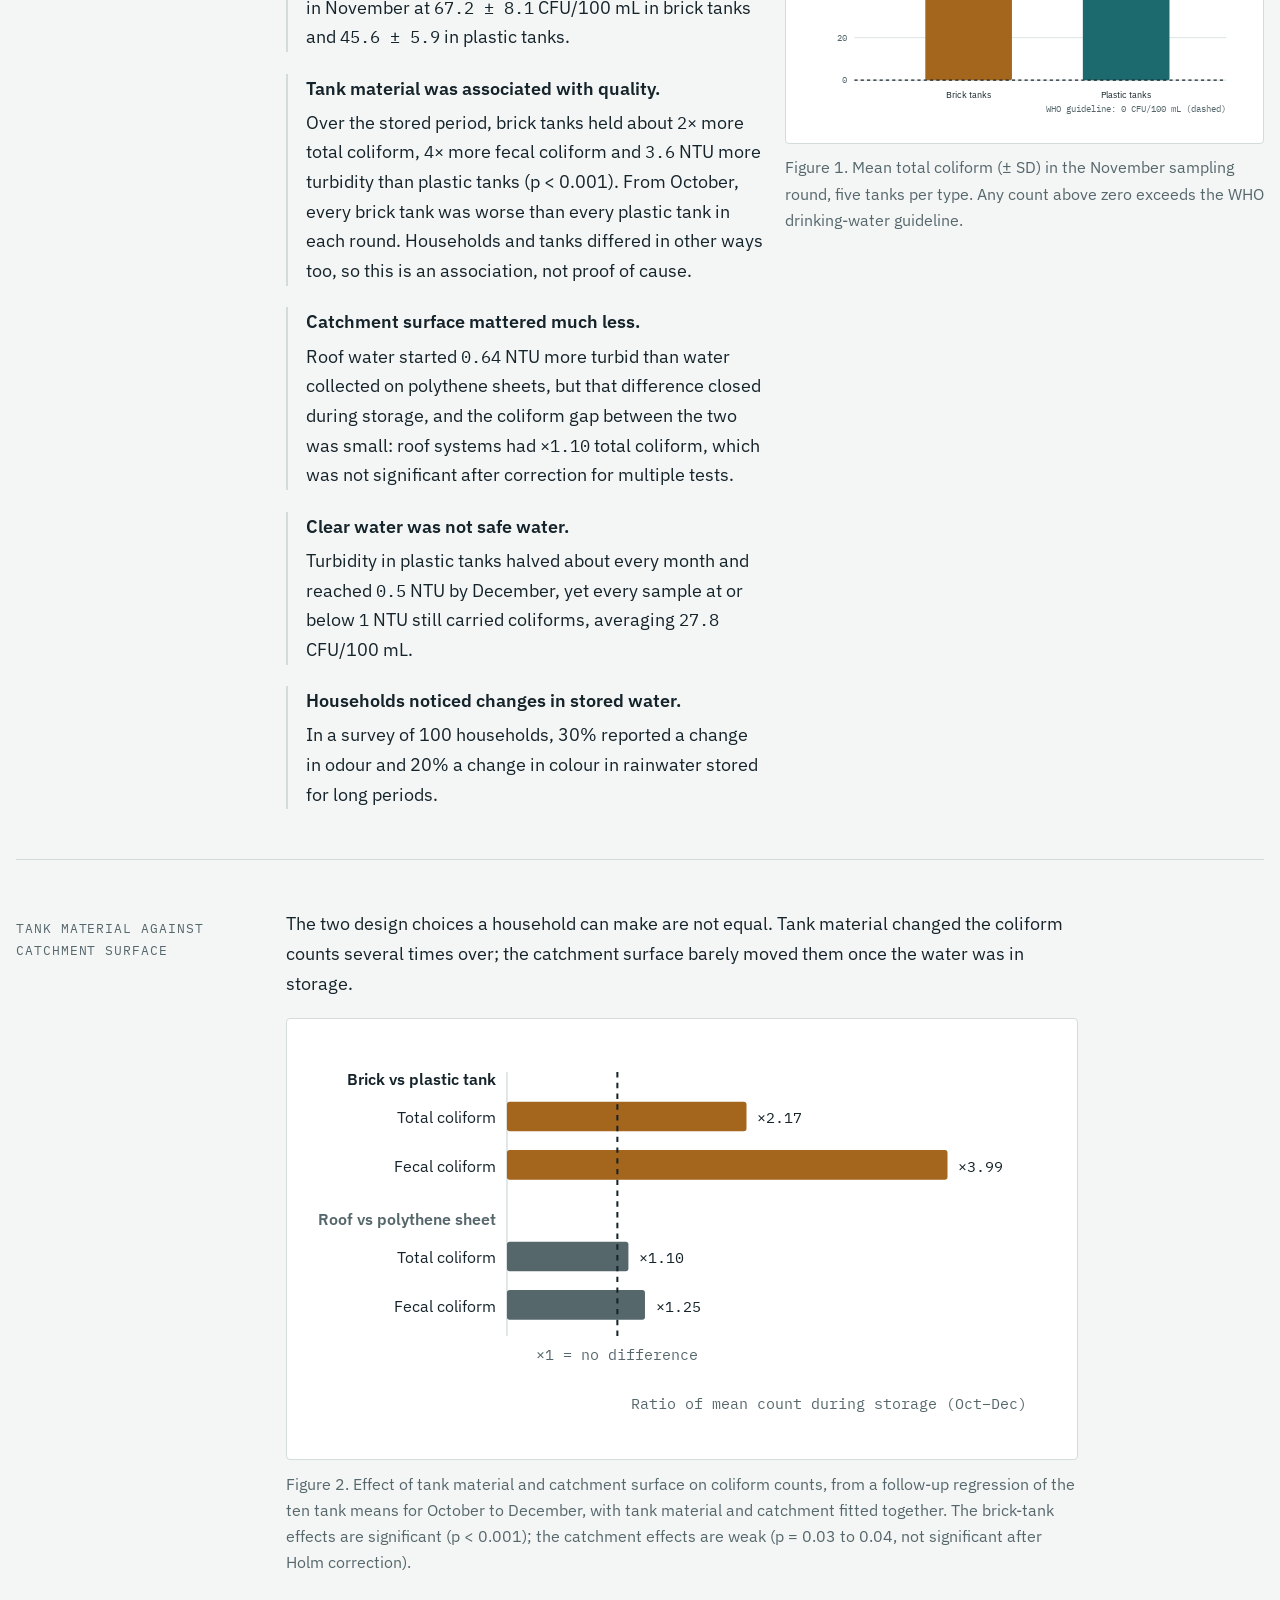
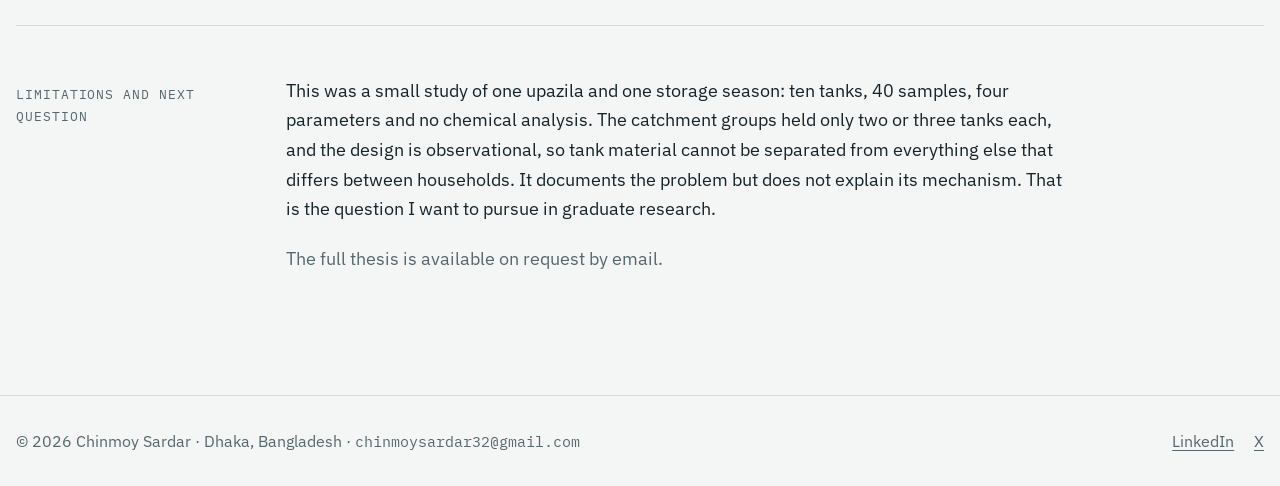
<file: thesis.html>
<!doctype html>
<html lang="en">
<head>
<meta charset="utf-8">
<meta name="viewport" content="width=device-width, initial-scale=1, viewport-fit=cover">
<title>Thesis | Chinmoy Sardar</title>
<meta name="description" content="Undergraduate thesis, BUET: how stored rainwater quality changed over 122 dry-season days in household tanks in Koyra, Khulna.">
<meta name="author" content="Chinmoy Sardar">
<link rel="canonical" href="https://chinmoysardar.github.io/thesis.html">
<link rel="icon" href="assets/favicon.svg" type="image/svg+xml">
<meta property="og:title" content="Thesis | Chinmoy Sardar">
<meta property="og:description" content="Undergraduate thesis, BUET: how stored rainwater quality changed over 122 dry-season days in household tanks in Koyra, Khulna.">
<meta property="og:type" content="website">
<meta property="og:url" content="https://chinmoysardar.github.io/thesis.html">
<meta property="og:image" content="https://chinmoysardar.github.io/assets/profile.jpg">
<meta name="twitter:card" content="summary">
<link rel="preconnect" href="https://fonts.googleapis.com">
<link rel="preconnect" href="https://fonts.gstatic.com" crossorigin>
<link rel="stylesheet" href="https://fonts.googleapis.com/css2?family=IBM+Plex+Mono:wght@400;500&family=IBM+Plex+Sans:ital,wght@0,400;0,500;0,600;1,400&family=Newsreader:ital,opsz,wght@0,6..72,400;0,6..72,500;0,6..72,600;1,6..72,400&display=swap">
<link rel="stylesheet" href="assets/style.css">
</head>
<body>
<header class="site-header">
  <div class="wrap">
    <a class="brand" href="index.html">
      <span class="brand-name">Chinmoy Sardar</span>
      <span class="brand-role">Environmental Engineer · Water Security</span>
    </a>
    <nav class="nav" aria-label="Main">
        <a href="index.html">Home</a>
        <a href="research.html">Research</a>
        <a href="thesis.html" aria-current="page">Thesis</a>
        <a href="publications.html">Publications</a>
        <a href="cv.html">CV</a>
        <a href="visuals.html">Visuals</a>
    </nav>
  </div>
</header>
<main>
  <div class="wrap">

    <header class="page-head">
      <p class="label">Undergraduate thesis · BUET · 2025</p>
      <h1>Variation of Rainwater Quality During Storage in Non-Rainy Seasons: A Case Study in a Coastal Area of Bangladesh</h1>
      <p class="lede">In salinity-affected Koyra, households depend on stored rainwater through the dry season. We followed ten household tanks for 122 days to see what happens to that water in storage.</p>
    </header>

    <dl class="facts">
      <div><dt>Degree</dt><dd>BSc Civil Engineering (Environmental)</dd></div>
      <div><dt>Department</dt><dd>Civil Engineering, BUET</dd></div>
      <div><dt>Supervisor</dt><dd>Prof. Dr. Md. Abdul Jalil</dd></div>
      <div><dt>Thesis partner</dt><dd>M. I. U. Mazumder</dd></div>
      <div><dt>Site</dt><dd>Koyra, Khulna</dd></div>
      <div><dt>Fieldwork</dt><dd><span class="num">26 Aug – Dec 2024</span></dd></div>
      <div><dt>Samples</dt><dd><span class="num">40</span> · 10 tanks × 4 rounds</dd></div>
    </dl>

    <section class="section" style="margin-top:2.5rem">
      <p class="label">Study</p>
      <div class="prose">
        <p>We followed ten household tanks from the start of storage on 26 August 2024 through four sampling rounds, to 122 days. Five tanks were plastic and five were brick; five were filled from roofs and five from polythene sheets. We measured pH, turbidity, and total and fecal coliform at the BUET Environmental Engineering Laboratory, and surveyed 100 households in neighbouring villages.</p>
        <p><strong>Analysis:</strong> all 40 per-sample records, with repeated-measures ANOVA and Friedman tests for change over storage time, and Welch and Mann–Whitney tests with Holm correction to compare tank types in each round.</p>
        <p><strong>My role:</strong> I carried out the field sampling, laboratory analysis and statistical analysis.</p>
      </div>
    </section>

    <section class="section">
      <p class="label">Storage timeline</p>
      <div>
        <ol class="timeline">
          <li><span class="label">Day 0 · 26 Aug</span><p>Storage begins. No coliforms detected.</p></li>
          <li><span class="label">October</span><p>Total coliform in every tank; fecal coliform in every brick tank.</p></li>
          <li><span class="label">November</span><p>Total coliform peaks in nine of the ten tanks.</p></li>
          <li><span class="label">December · Day 122</span><p>Plastic tanks: turbidity 0.5 NTU, coliform still 27.8 CFU/100 mL.</p></li>
        </ol>
      </div>
    </section>

    <section class="section">
      <p class="label">Key results</p>
      <div class="results">
        <ul class="findings">
          <li><strong>Contamination appeared in storage.</strong><span>No coliforms were detected at the start, but every sample taken from October onwards carried total coliform, and 24 of 30 carried fecal coliform. It peaked in November at <span class="num">67.2 ± 8.1</span> CFU/100 mL in brick tanks and <span class="num">45.6 ± 5.9</span> in plastic tanks.</span></li>
          <li><strong>Tank material was associated with quality.</strong><span>Over the stored period, brick tanks held about <span class="num">2×</span> more total coliform, <span class="num">4×</span> more fecal coliform and <span class="num">3.6</span> NTU more turbidity than plastic tanks (p &lt; 0.001). From October, every brick tank was worse than every plastic tank in each round. Households and tanks differed in other ways too, so this is an association, not proof of cause.</span></li>
          <li><strong>Catchment surface mattered much less.</strong><span>Roof water started <span class="num">0.64</span> NTU more turbid than water collected on polythene sheets, but that difference closed during storage, and the coliform gap between the two was small: roof systems had <span class="num">×1.10</span> total coliform, which was not significant after correction for multiple tests.</span></li>
          <li><strong>Clear water was not safe water.</strong><span>Turbidity in plastic tanks halved about every month and reached <span class="num">0.5</span> NTU by December, yet every sample at or below <span class="num">1</span> NTU still carried coliforms, averaging <span class="num">27.8</span> CFU/100 mL.</span></li>
          <li><strong>Households noticed changes in stored water.</strong><span>In a survey of 100 households, 30% reported a change in odour and 20% a change in colour in rainwater stored for long periods.</span></li>
        </ul>
        <figure class="figure">
          <div class="figure-frame"><svg viewBox="0 0 560 300" role="img" aria-labelledby="fig1-title"><title id="fig1-title">Mean total coliform in the November round: brick tanks 67.2 ± 8.1, plastic tanks 45.6 ± 5.9 CFU per 100 mL, against a WHO guideline of zero.</title><line class="svg-rule" x1="64" x2="536" y1="244.0" y2="244.0" stroke-width="1"/><text class="svg-mono svg-muted" x="54" y="248.0" text-anchor="end">0</text><line class="svg-rule" x1="64" x2="536" y1="190.0" y2="190.0" stroke-width="1"/><text class="svg-mono svg-muted" x="54" y="194.0" text-anchor="end">20</text><line class="svg-rule" x1="64" x2="536" y1="136.0" y2="136.0" stroke-width="1"/><text class="svg-mono svg-muted" x="54" y="140.0" text-anchor="end">40</text><line class="svg-rule" x1="64" x2="536" y1="82.0" y2="82.0" stroke-width="1"/><text class="svg-mono svg-muted" x="54" y="86.0" text-anchor="end">60</text><line class="svg-rule" x1="64" x2="536" y1="28.0" y2="28.0" stroke-width="1"/><text class="svg-mono svg-muted" x="54" y="32.0" text-anchor="end">80</text><rect class="svg-brick" x="154" y="62.6" width="110" height="181.4" rx="2"/><line class="svg-err" x1="209.0" x2="209.0" y1="40.7" y2="84.4" stroke-width="1.5"/><line class="svg-err" x1="200.0" x2="218.0" y1="40.7" y2="40.7" stroke-width="1.5"/><line class="svg-err" x1="200.0" x2="218.0" y1="84.4" y2="84.4" stroke-width="1.5"/><text class="svg-mono svg-ink" x="272" y="66.6">67.2 ± 8.1</text><text class="svg-text svg-ink" x="209.0" y="266" text-anchor="middle">Brick tanks</text><rect class="svg-plastic" x="354" y="120.9" width="110" height="123.1" rx="2"/><line class="svg-err" x1="409.0" x2="409.0" y1="104.9" y2="136.8" stroke-width="1.5"/><line class="svg-err" x1="400.0" x2="418.0" y1="104.9" y2="104.9" stroke-width="1.5"/><line class="svg-err" x1="400.0" x2="418.0" y1="136.8" y2="136.8" stroke-width="1.5"/><text class="svg-mono svg-ink" x="472" y="124.9">45.6 ± 5.9</text><text class="svg-text svg-ink" x="409.0" y="266" text-anchor="middle">Plastic tanks</text><line class="svg-guide" x1="64" x2="536" y1="244.0" y2="244.0" stroke-width="1.5"/><text class="svg-mono svg-muted" x="536" y="284" text-anchor="end">WHO guideline: 0 CFU/100 mL (dashed)</text><text class="svg-mono svg-muted" x="54" y="16" text-anchor="end">CFU/100 mL</text></svg></div>
          <figcaption>Figure 1. Mean total coliform (± SD) in the November sampling round, five tanks per type. Any count above zero exceeds the WHO drinking-water guideline.</figcaption>
        </figure>
      </div>
    </section>

    <section class="section">
      <p class="label">Tank material against catchment surface</p>
      <div>
      <div class="prose">
        <p>The two design choices a household can make are not equal. Tank material changed the coliform counts several times over; the catchment surface barely moved them once the water was in storage.</p>
      </div>
      <figure class="figure">
        <div class="figure-frame"><svg viewBox="0 0 560 300" role="img" aria-labelledby="fig2-title"><title id="fig2-title">Brick tanks held 2.17 times more total coliform and 3.99 times more fecal coliform than plastic tanks, while roof catchments held only 1.10 and 1.25 times more than polythene sheets.</title><line class="svg-rule" x1="150" x2="150" y1="26" y2="222" stroke-width="1"/><text class="svg-text svg-ink" x="142" y="36" text-anchor="end" font-weight="600">Brick vs plastic tank</text><rect class="svg-brick" x="150" y="48" width="177.9" height="22" rx="2"/><text class="svg-text svg-ink" x="142" y="64" text-anchor="end">Total coliform</text><text class="svg-mono svg-ink" x="335.9" y="64">×2.17</text><rect class="svg-brick" x="150" y="84" width="327.2" height="22" rx="2"/><text class="svg-text svg-ink" x="142" y="100" text-anchor="end">Fecal coliform</text><text class="svg-mono svg-ink" x="485.2" y="100">×3.99</text><text class="svg-text svg-muted" x="142" y="140" text-anchor="end" font-weight="600">Roof vs polythene sheet</text><rect class="svg-muted" x="150" y="152" width="90.2" height="22" rx="2"/><text class="svg-text svg-ink" x="142" y="168" text-anchor="end">Total coliform</text><text class="svg-mono svg-ink" x="248.2" y="168">×1.10</text><rect class="svg-muted" x="150" y="188" width="102.5" height="22" rx="2"/><text class="svg-text svg-ink" x="142" y="204" text-anchor="end">Fecal coliform</text><text class="svg-mono svg-ink" x="260.5" y="204">×1.25</text><line class="svg-guide" x1="232" x2="232" y1="26" y2="222" stroke-width="1.5"/><text class="svg-mono svg-muted" x="232" y="240" text-anchor="middle">×1 = no difference</text><text class="svg-mono svg-muted" x="536" y="276" text-anchor="end">Ratio of mean count during storage (Oct–Dec)</text></svg></div>
        <figcaption>Figure 2. Effect of tank material and catchment surface on coliform counts, from a follow-up regression of the ten tank means for October to December, with tank material and catchment fitted together. The brick-tank effects are significant (p &lt; 0.001); the catchment effects are weak (p = 0.03 to 0.04, not significant after Holm correction).</figcaption>
      </figure>
      </div>
    </section>

    <section class="section">
      <p class="label">Limitations and next question</p>
      <div class="prose">
        <p>This was a small study of one upazila and one storage season: ten tanks, 40 samples, four parameters and no chemical analysis. The catchment groups held only two or three tanks each, and the design is observational, so tank material cannot be separated from everything else that differs between households. It documents the problem but does not explain its mechanism. That is the question I want to pursue in graduate research.</p>
        <p class="muted">The full thesis is available on request by email.</p>
      </div>
    </section>

  </div>
</main>
<footer class="site-footer">
  <div class="wrap">
    <span>© 2026 Chinmoy Sardar · Dhaka, Bangladesh · <span class="num">chinmoysardar32@gmail.com</span></span>
    <nav aria-label="Profiles">
      <a href="https://www.linkedin.com/in/chinmoy-sardar-2b792b1a0/" rel="me">LinkedIn</a>
      <a href="https://x.com/ChinmoySardar32" rel="me">X</a>
    </nav>
  </div>
</footer>
<script src="assets/site.js"></script>
<script data-goatcounter="https://chinmoysardar.goatcounter.com/count"
        async src="//gc.zgo.at/count.js"></script>
</body>
</html>
</file>
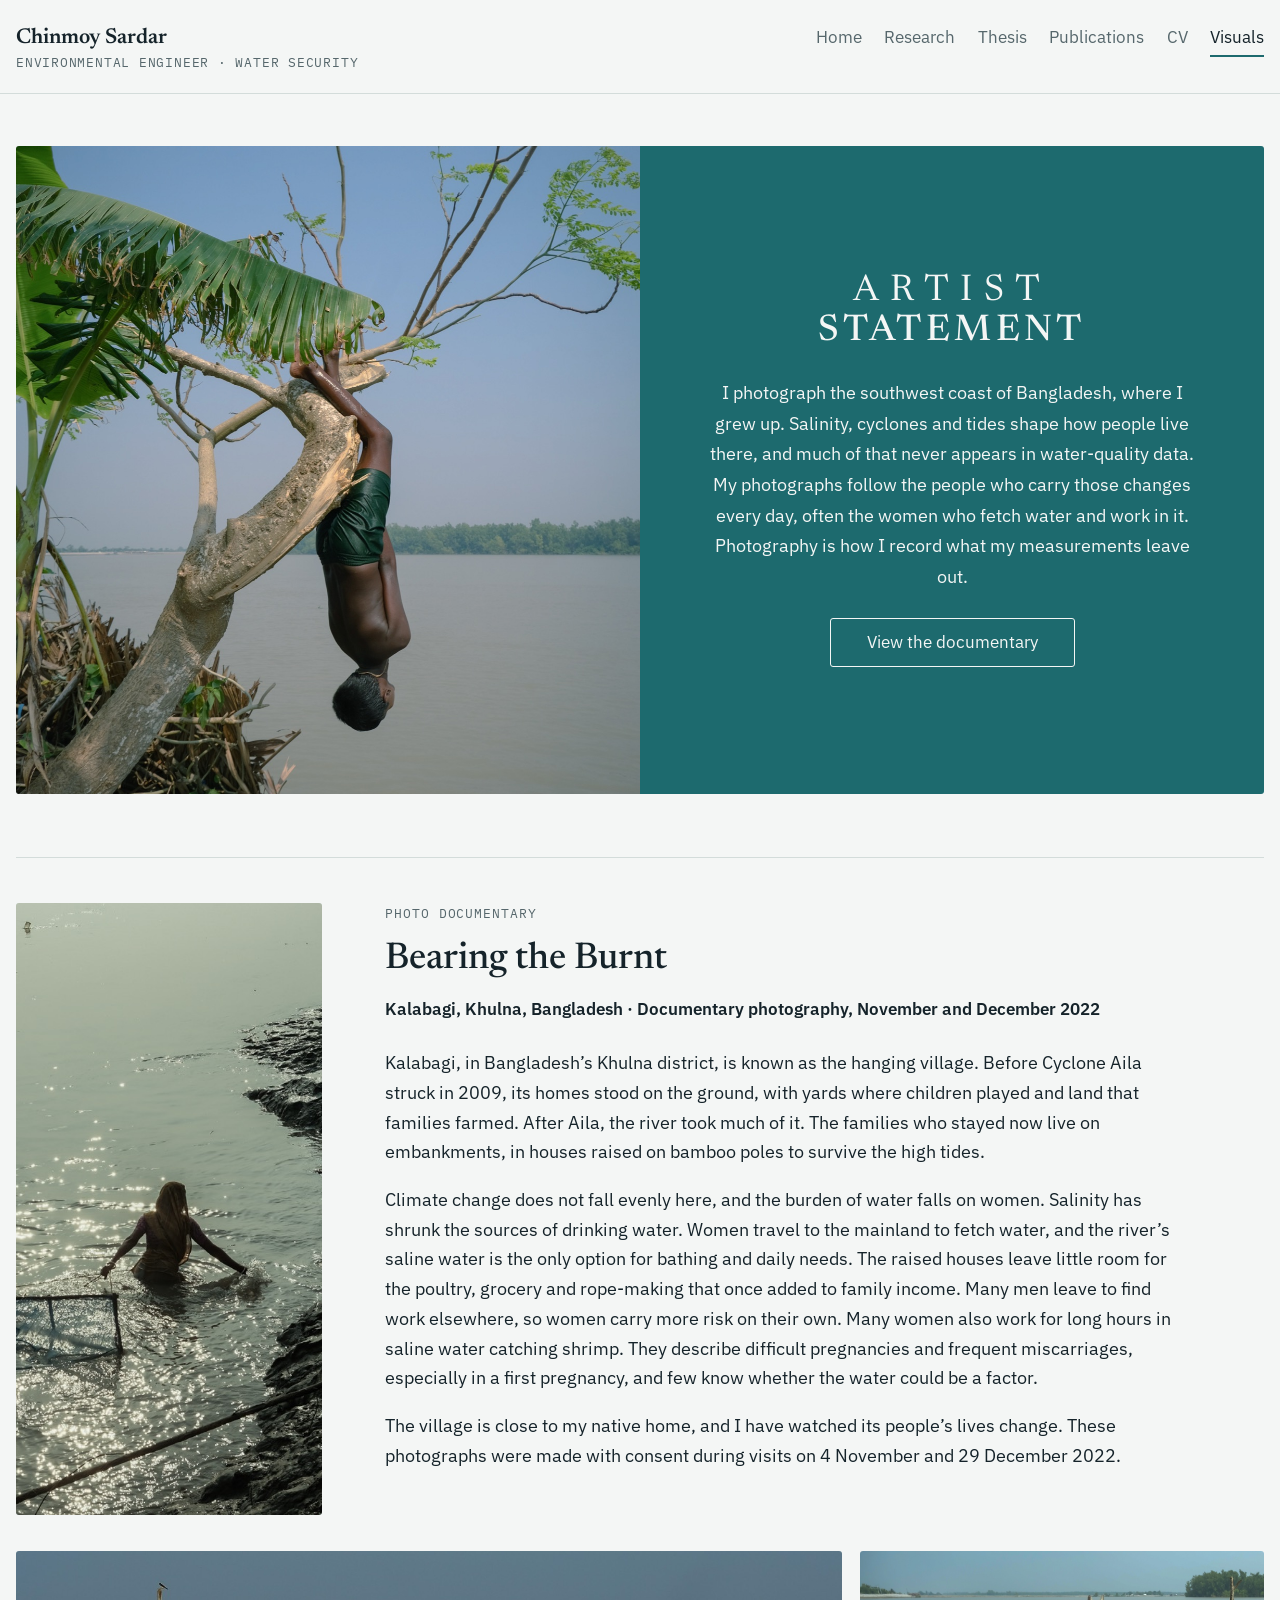
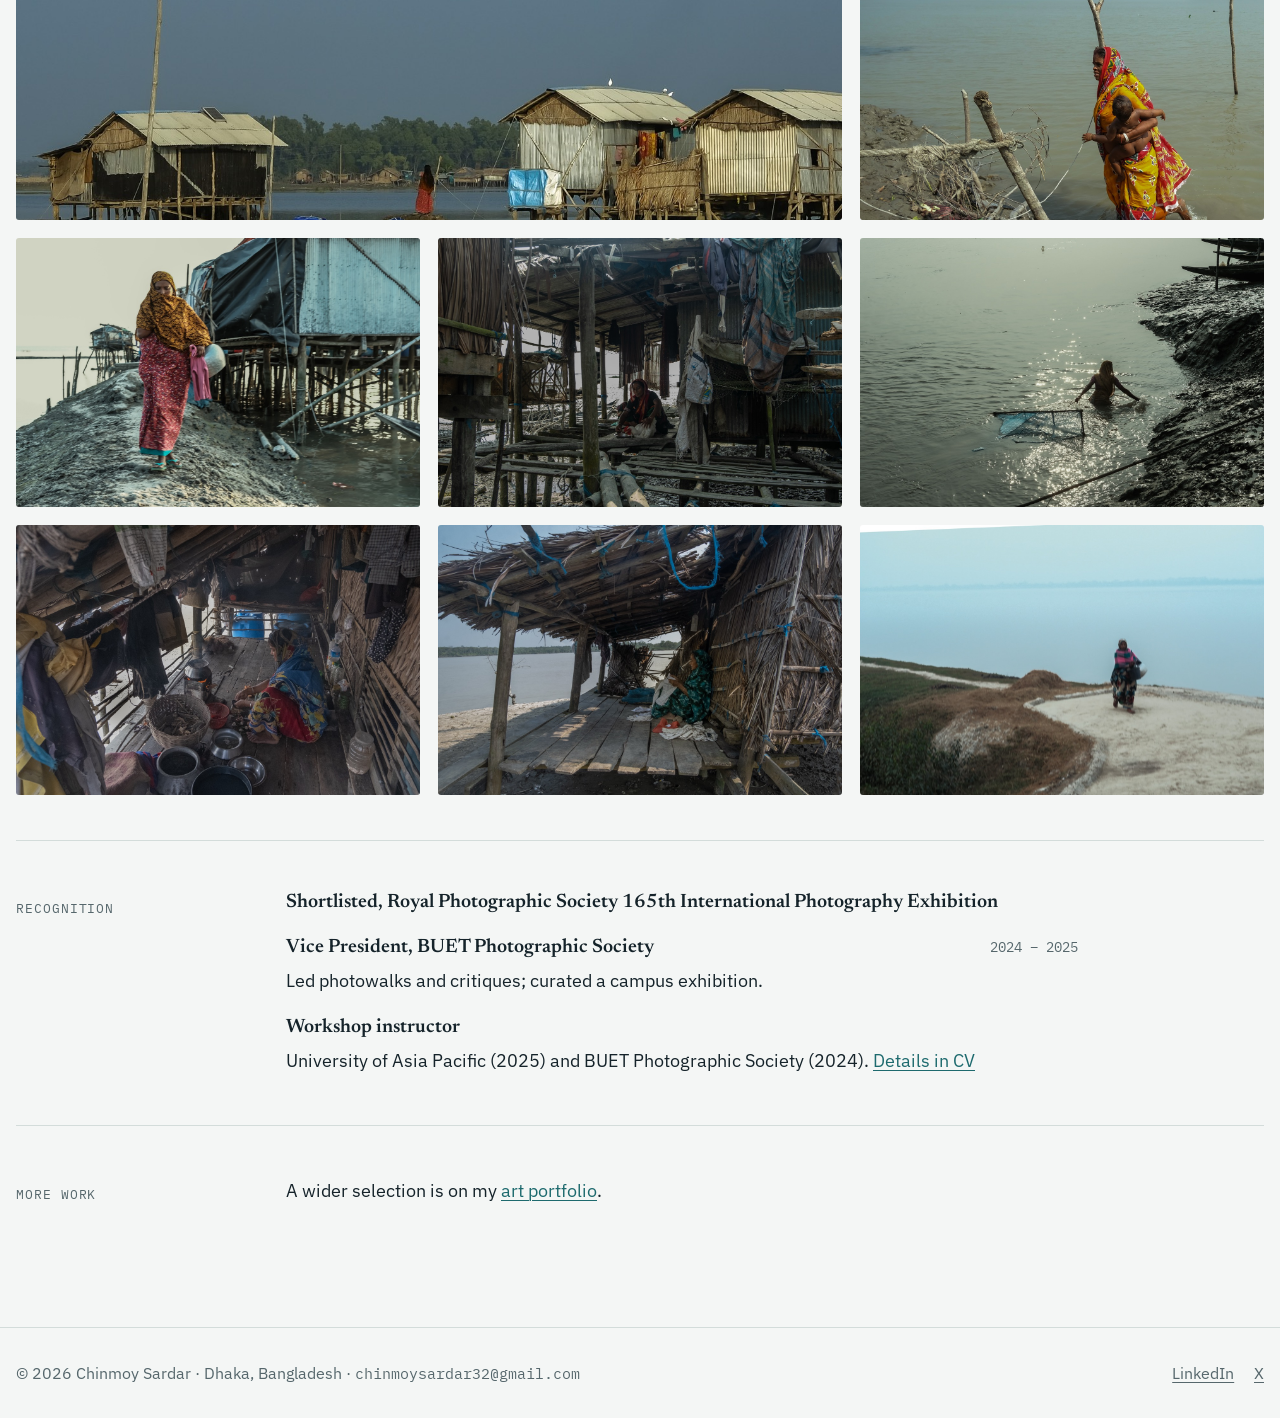
<file: visuals.html>
<!doctype html>
<html lang="en">
<head>
<meta charset="utf-8">
<meta name="viewport" content="width=device-width, initial-scale=1, viewport-fit=cover">
<title>Visuals | Chinmoy Sardar</title>
<meta name="description" content="Photography of coastal Bangladesh by Chinmoy Sardar.">
<meta name="author" content="Chinmoy Sardar">
<link rel="canonical" href="https://chinmoysardar.github.io/visuals.html">
<link rel="icon" href="assets/favicon.svg" type="image/svg+xml">
<meta property="og:title" content="Visuals | Chinmoy Sardar">
<meta property="og:description" content="Photography of coastal Bangladesh by Chinmoy Sardar.">
<meta property="og:type" content="website">
<meta property="og:url" content="https://chinmoysardar.github.io/visuals.html">
<meta property="og:image" content="https://chinmoysardar.github.io/assets/profile.jpg">
<meta name="twitter:card" content="summary">
<link rel="preconnect" href="https://fonts.googleapis.com">
<link rel="preconnect" href="https://fonts.gstatic.com" crossorigin>
<link rel="stylesheet" href="https://fonts.googleapis.com/css2?family=IBM+Plex+Mono:wght@400;500&family=IBM+Plex+Sans:ital,wght@0,400;0,500;0,600;1,400&family=Newsreader:ital,opsz,wght@0,6..72,400;0,6..72,500;0,6..72,600;1,6..72,400&display=swap">
<link rel="stylesheet" href="assets/style.css">
</head>
<body>
<header class="site-header">
  <div class="wrap">
    <a class="brand" href="index.html">
      <span class="brand-name">Chinmoy Sardar</span>
      <span class="brand-role">Environmental Engineer · Water Security</span>
    </a>
    <nav class="nav" aria-label="Main">
        <a href="index.html">Home</a>
        <a href="research.html">Research</a>
        <a href="thesis.html">Thesis</a>
        <a href="publications.html">Publications</a>
        <a href="cv.html">CV</a>
        <a href="visuals.html" aria-current="page">Visuals</a>
    </nav>
  </div>
</header>
<main>
  <div class="wrap">

    <section class="statement" aria-labelledby="statement-title">
      <figure class="statement-photo">
        <img src="assets/photos/once-there-was-a-home.jpg" alt="Once There Was a Home: a boy hangs upside down from a broken tree branch over the river" width="1200" height="1800" data-fallback>
        <span class="fallback" hidden>Once There Was a Home</span>
      </figure>
      <div class="statement-panel">
        <h1 id="statement-title"><span>Artist</span> Statement</h1>
        <p>I photograph the southwest coast of Bangladesh, where I grew up. Salinity, cyclones and tides shape how people live there, and much of that never appears in water-quality data. My photographs follow the people who carry those changes every day, often the women who fetch water and work in it. Photography is how I record what my measurements leave out.</p>
        <a class="btn panel-btn" href="#gallery">View the documentary</a>
      </div>
    </section>

    <section class="doc" id="gallery" aria-labelledby="doc-title">
      <div class="doc-head">
        <figure class="doc-cover"><img src="assets/photos/bearing-the-burnt/shrimp-net.jpg" alt="A woman waist-deep in shining water pulls a shrimp net beside a muddy bank" width="1280" height="853" loading="lazy"></figure>
        <div class="doc-text">
          <p class="label">Photo documentary</p>
          <h2 id="doc-title">Bearing the Burnt</h2>
          <p class="doc-meta">Kalabagi, Khulna, Bangladesh · Documentary photography, November and December 2022</p>
          <div class="prose">
            <p>Kalabagi, in Bangladesh’s Khulna district, is known as the hanging village. Before Cyclone Aila struck in 2009, its homes stood on the ground, with yards where children played and land that families farmed. After Aila, the river took much of it. The families who stayed now live on embankments, in houses raised on bamboo poles to survive the high tides.</p>
            <p>Climate change does not fall evenly here, and the burden of water falls on women. Salinity has shrunk the sources of drinking water. Women travel to the mainland to fetch water, and the river’s saline water is the only option for bathing and daily needs. The raised houses leave little room for the poultry, grocery and rope-making that once added to family income. Many men leave to find work elsewhere, so women carry more risk on their own. Many women also work for long hours in saline water catching shrimp. They describe difficult pregnancies and frequent miscarriages, especially in a first pregnancy, and few know whether the water could be a factor.</p>
            <p>The village is close to my native home, and I have watched its people’s lives change. These photographs were made with consent during visits on 4 November and 29 December 2022.</p>
          </div>
        </div>
      </div>
      <div class="series">
        <figure><img src="assets/photos/bearing-the-burnt/stilt-houses.jpg" alt="Houses on stilts over the water, with a woman standing in a boat between them" width="1280" height="853" loading="lazy"></figure>
        <figure><img src="assets/photos/bearing-the-burnt/mother-and-child.jpg" alt="A woman carrying a baby wades out of the river past broken tree stumps" width="1280" height="958" loading="lazy"></figure>
        <figure><img src="assets/photos/bearing-the-burnt/embankment-walk.jpg" alt="A woman covering her face walks along a mud embankment carrying a water pot" width="1280" height="853" loading="lazy"></figure>
        <figure><img src="assets/photos/bearing-the-burnt/under-the-house.jpg" alt="A woman sits beneath a stilt house among hanging clothes and nets" width="1280" height="853" loading="lazy"></figure>
        <figure><img src="assets/photos/bearing-the-burnt/shrimp-net.jpg" alt="A woman waist-deep in shining water pulls a shrimp net beside a muddy bank" width="1280" height="853" loading="lazy"></figure>
        <figure><img src="assets/photos/bearing-the-burnt/cooking.jpg" alt="A woman cooks on a small stove on the wooden floor of a stilt house" width="1280" height="853" loading="lazy"></figure>
        <figure><img src="assets/photos/bearing-the-burnt/shelter.jpg" alt="A woman sits sorting cloth under a thatched shelter on the riverbank" width="1280" height="856" loading="lazy"></figure>
        <figure><img src="assets/photos/bearing-the-burnt/misty-path.jpg" alt="A woman carrying a pot walks along an embankment path above a misty river" width="1280" height="842" loading="lazy"></figure>
      </div>
    </section>

    <section class="section">
      <p class="label">Recognition</p>
      <div class="entries">
        <div class="entry"><h3>Shortlisted, Royal Photographic Society 165th International Photography Exhibition</h3></div>
        <div class="entry"><div class="entry-top"><h3>Vice President, BUET Photographic Society</h3><span class="when">2024 – 2025</span></div><p>Led photowalks and critiques; curated a campus exhibition.</p></div>
        <div class="entry"><h3>Workshop instructor</h3><p>University of Asia Pacific (2025) and BUET Photographic Society (2024). <a href="cv.html">Details in CV</a></p></div>
      </div>
    </section>

    <section class="section">
      <p class="label">More work</p>
      <div class="prose"><p>A wider selection is on my <a href="https://chinmoysardar193.wixsite.com/artportfolio">art portfolio</a>.</p></div>
    </section>

  </div>
</main>
<footer class="site-footer">
  <div class="wrap">
    <span>© 2026 Chinmoy Sardar · Dhaka, Bangladesh · <span class="num">chinmoysardar32@gmail.com</span></span>
    <nav aria-label="Profiles">
      <a href="https://www.linkedin.com/in/chinmoy-sardar-2b792b1a0/" rel="me">LinkedIn</a>
      <a href="https://x.com/ChinmoySardar32" rel="me">X</a>
    </nav>
  </div>
</footer>
<script src="assets/site.js"></script>
<script data-goatcounter="https://chinmoysardar.goatcounter.com/count"
        async src="//gc.zgo.at/count.js"></script>
</body>
</html>
</file>
<file: assets/style.css>
/* Layout concept: a field notebook — small mono labels hung in the left
   margin carry dates, places and units; content widens into columns on
   large screens and folds to one column on phones. */
:root {
  --paper: #f4f6f5;
  --surface: #ffffff;
  --ink: #15232a;
  --muted: #56676c;
  --rule: #d3dcda;
  --estuary: #1d6a6e;      /* accent: brackish river water */
  --estuary-soft: #e1eeec;
  --silt: #a4651c;         /* data: brick tanks, highlights */
  --font-display: "Newsreader", "Iowan Old Style", Georgia, serif;
  --font-body: "IBM Plex Sans", "Segoe UI", system-ui, sans-serif;
  --font-mono: "IBM Plex Mono", ui-monospace, "SFMono-Regular", Menlo, monospace;
  --step--1: 0.84rem;
  --step-0: 1rem;
  --step-1: 1.2rem;
  --step-2: 1.5rem;
  --step-3: 2.05rem;
  --step-4: clamp(1.9rem, 1.1rem + 2.6vw, 3rem);
  --step-5: clamp(2.5rem, 1.4rem + 4vw, 4.4rem);
  --measure: 44rem;
  --wide: 76rem;
  color-scheme: light;
}
@media (prefers-color-scheme: dark) {
  :root:not([data-theme="light"]) {
    --paper: #0f191c; --surface: #152328; --ink: #e2ebe9; --muted: #95a7aa;
    --rule: #28393e; --estuary: #66b9b8; --estuary-soft: #173236; --silt: #d39a52;
    color-scheme: dark;
  }
}
:root[data-theme="dark"] {
  --paper: #0f191c; --surface: #152328; --ink: #e2ebe9; --muted: #95a7aa;
  --rule: #28393e; --estuary: #66b9b8; --estuary-soft: #173236; --silt: #d39a52;
  color-scheme: dark;
}

*, *::before, *::after { box-sizing: border-box; }
/* 16px on phones, rising to 18px on large screens */
html { -webkit-text-size-adjust: 100%; font-size: clamp(100%, 93.75% + 0.25vw, 112.5%); }
body {
  margin: 0;
  background: var(--paper);
  color: var(--ink);
  font-family: var(--font-body);
  font-size: var(--step-0);
  line-height: 1.65;
}
img { max-width: 100%; display: block; }
a { color: var(--estuary); text-underline-offset: 0.18em; text-decoration-thickness: 1px; }
a:hover { text-decoration-thickness: 2px; }
:focus-visible { outline: 2px solid var(--estuary); outline-offset: 3px; border-radius: 2px; }

.wrap {
  max-width: var(--wide);
  margin-inline: auto;
  padding-left: max(16px, env(safe-area-inset-left, 0px));
  padding-right: max(16px, env(safe-area-inset-right, 0px));
}

/* Header */
.site-header { border-bottom: 1px solid var(--rule); }
.site-header .wrap {
  display: flex; flex-wrap: wrap; align-items: baseline; justify-content: space-between;
  gap: 0.5rem 2rem; padding-block: 1.1rem;
}
.brand { text-decoration: none; color: var(--ink); display: flex; flex-direction: column; }
.brand-name { font-family: var(--font-display); font-size: var(--step-1); font-weight: 600; line-height: 1.2; }
.brand-role { font-family: var(--font-mono); font-size: 0.72rem; letter-spacing: 0.06em; text-transform: uppercase; color: var(--muted); }
.nav { display: flex; flex-wrap: wrap; gap: 0.25rem 1.25rem; font-size: 0.95rem; }
.nav a { color: var(--muted); text-decoration: none; padding-block: 0.2rem; border-bottom: 2px solid transparent; }
.nav a:hover { color: var(--ink); }
.nav a[aria-current="page"] { color: var(--ink); border-bottom-color: var(--estuary); }
@media (max-width: 560px) {
  .site-header .wrap { flex-direction: column; align-items: stretch; gap: 0.75rem; }
  .nav { display: grid; grid-template-columns: repeat(3, minmax(0, 1fr)); gap: 0.15rem 1rem; }
}

main { padding-block: clamp(2rem, 4vw, 3.5rem) 4rem; }

/* Type */
h1, h2, h3 { font-family: var(--font-display); font-weight: 500; line-height: 1.15; text-wrap: balance; margin: 0; }
h1 { font-size: var(--step-4); letter-spacing: -0.01em; }
h2 { font-size: var(--step-3); }
h3 { font-size: var(--step-1); font-weight: 600; line-height: 1.3; }
p { margin: 0; }
.lede { font-size: var(--step-1); line-height: 1.5; color: var(--ink); max-width: var(--measure); }
.muted { color: var(--muted); }
.label {
  font-family: var(--font-mono); font-size: 0.74rem; letter-spacing: 0.07em;
  text-transform: uppercase; color: var(--muted);
}
.prose { max-width: var(--measure); display: grid; gap: 1rem; }
.prose ul, .prose ol { margin: 0; padding-left: 1.2rem; display: grid; gap: 0.45rem; }
.num { font-family: var(--font-mono); font-variant-numeric: tabular-nums; font-size: 0.92em; }

/* Page intro */
.page-head { display: grid; gap: 0.9rem; margin-bottom: 3rem; max-width: var(--measure); }

/* Sections with a hanging margin label */
.section {
  display: grid; grid-template-columns: 11rem minmax(0, 1fr); gap: 1rem 2.5rem;
  padding-block: 2.25rem; border-top: 1px solid var(--rule);
}
.section > .label { padding-top: 0.45rem; }
.section > div { min-width: 0; display: grid; gap: 1.1rem; align-content: start; }
@media (min-width: 1100px) { .section { grid-template-columns: 12rem minmax(0, 1fr); gap: 1rem 3rem; padding-block: 2.75rem; } }
@media (max-width: 760px) {
  .section { grid-template-columns: minmax(0, 1fr); gap: 0.75rem; padding-block: 1.75rem; }
  .section > .label { padding-top: 0; }
}

/* Multi-column groups on wide screens */
@media (min-width: 900px) {
  .entries.cols-2 { grid-template-columns: repeat(2, minmax(0, 1fr)); gap: 2rem 2.5rem; }
  .entries.cols-3 { grid-template-columns: repeat(3, minmax(0, 1fr)); gap: 2rem 2.25rem; }
  .entries.cols-2 > p, .entries.cols-3 > p { grid-column: 1 / -1; }
  .entries.cols-3 .entry-top { flex-direction: column; gap: 0.2rem; }
  .entries.cols-3 .when { white-space: normal; }
}

/* Home hero */
.hero {
  display: grid; grid-template-columns: minmax(0, 1fr) clamp(15rem, 24vw, 21rem);
  gap: clamp(2rem, 5vw, 4.5rem); align-items: center; margin-bottom: clamp(2rem, 4vw, 3.5rem);
}
.hero-text { display: grid; gap: 1.25rem; min-width: 0; }
.hero h1 { font-size: var(--step-5); }
.hero-sub { font-family: var(--font-display); font-size: clamp(1.25rem, 1rem + 1vw, 1.75rem); line-height: 1.3; font-style: italic; color: var(--ink); max-width: 36rem; }

.portrait {
  position: relative; aspect-ratio: 4 / 5; width: 100%; max-width: 100%;
  background: var(--estuary-soft); border-radius: 3px; overflow: hidden;
}
.portrait img { position: absolute; inset: 0; width: 100%; height: 100%; object-fit: cover; }
.portrait .fallback {
  position: absolute; inset: 0; display: grid; place-items: center;
  font-family: var(--font-display); font-size: 3rem; color: var(--estuary);
}
@media (max-width: 760px) {
  .hero { grid-template-columns: minmax(0, 1fr); gap: 1.25rem; align-items: start; }
  .portrait { order: -1; width: 8.5rem; max-width: 40%; }
}

.actions { display: flex; flex-wrap: wrap; gap: 0.6rem; }
.btn {
  display: inline-flex; align-items: center; gap: 0.4rem; padding: 0.55rem 1rem;
  border: 1px solid var(--estuary); border-radius: 3px; text-decoration: none;
  font-size: 0.95rem; color: var(--estuary); background: transparent; font-family: inherit; cursor: pointer;
}
.btn:hover { background: var(--estuary-soft); }
.btn.primary { background: var(--estuary); color: var(--paper); }
.btn.primary:hover { filter: brightness(1.08); background: var(--estuary); }
@media (max-width: 560px) { .actions { gap: 0.45rem; } .btn { padding: 0.5rem 0.75rem; font-size: 0.88rem; } }

.email-line { display: flex; flex-wrap: wrap; align-items: center; gap: 0.5rem; font-family: var(--font-mono); font-size: 0.9rem; }
.copy { font: inherit; font-size: 0.78rem; padding: 0.2rem 0.55rem; border: 1px solid var(--rule); border-radius: 3px; background: var(--surface); color: var(--muted); cursor: pointer; }
.copy:hover { color: var(--ink); }

/* The one boxed element per page */
.note {
  background: var(--surface); border: 1px solid var(--rule); border-radius: 4px;
  padding: 1.25rem 1.4rem; display: grid; gap: 0.7rem; max-width: var(--measure);
}
.note ul { margin: 0; padding-left: 1.1rem; display: grid; gap: 0.4rem; }

/* Entries (CV, publications, projects) */
.entries { display: grid; gap: 1.6rem; }
.entry { display: grid; gap: 0.3rem; align-content: start; max-width: var(--measure); min-width: 0; }
.entry-top { display: flex; flex-wrap: wrap; justify-content: space-between; gap: 0.1rem 1rem; align-items: baseline; }
.entry h3 { font-size: 1.08rem; }
.entry .when { font-family: var(--font-mono); font-size: 0.8rem; color: var(--muted); font-variant-numeric: tabular-nums; white-space: nowrap; }
.entry ul { margin: 0.25rem 0 0; padding-left: 1.1rem; display: grid; gap: 0.3rem; }
.entry .links { display: flex; flex-wrap: wrap; gap: 0.3rem 1rem; font-size: 0.92rem; margin-top: 0.2rem; }

.status {
  display: inline-block; font-family: var(--font-mono); font-size: 0.7rem; letter-spacing: 0.06em;
  text-transform: uppercase; padding: 0.1rem 0.45rem; border-radius: 2px;
  background: var(--estuary-soft); color: var(--estuary); vertical-align: 0.1em;
}
.entry.cite { display: block; padding-left: 1.4rem; text-indent: -1.4rem; }
.entry.cite .status { text-indent: 0; }

/* Thesis details strip */
.facts { display: grid; grid-template-columns: repeat(auto-fit, minmax(min(100%, 9.5rem), 1fr)); gap: 0; border-top: 1px solid var(--rule); border-left: 1px solid var(--rule); margin: 0; }
.facts div { padding: 0.75rem 0.9rem; border-right: 1px solid var(--rule); border-bottom: 1px solid var(--rule); min-width: 0; }
.facts dt { font-family: var(--font-mono); font-size: 0.7rem; letter-spacing: 0.07em; text-transform: uppercase; color: var(--muted); }
.facts dd { margin: 0.15rem 0 0; font-size: 0.95rem; }

/* Findings list */
.findings { list-style: none; margin: 0; padding: 0; display: grid; gap: 1.2rem; max-width: var(--measure); }
.findings li { display: grid; gap: 0.25rem; padding-left: 1rem; border-left: 2px solid var(--rule); }
.findings strong { font-weight: 600; }

/* Figures */
.figure { margin: 0; display: grid; gap: 0.6rem; max-width: 44rem; }
.figure-frame { overflow-x: auto; background: var(--surface); border: 1px solid var(--rule); border-radius: 4px; padding: 1rem; }
.figure svg { display: block; width: 100%; height: auto; min-width: 26rem; }
@media (min-width: 1100px) {
  .results { grid-template-columns: minmax(0, 1fr) minmax(0, 1fr); gap: 1.5rem 3rem; align-items: start; }
  .results .figure svg { min-width: 0; }
}
.figure figcaption { font-size: 0.88rem; color: var(--muted); max-width: var(--measure); }
.svg-ink { fill: var(--ink); }
.svg-muted { fill: var(--muted); }
.svg-rule { stroke: var(--rule); }
.svg-axis { stroke: var(--muted); }
.svg-brick { fill: var(--silt); }
.svg-plastic { fill: var(--estuary); }
.svg-err { stroke: var(--ink); }
.svg-guide { stroke: var(--ink); stroke-dasharray: 4 4; }
.svg-text { font-family: var(--font-body); font-size: 12px; }
.svg-mono { font-family: var(--font-mono); font-size: 11px; }

/* Timeline */
.timeline { list-style: none; margin: 0; padding: 0; display: grid; grid-template-columns: repeat(4, minmax(0, 1fr)); gap: 0; max-width: 52rem; }
.timeline li { position: relative; padding: 1.4rem 1rem 0 0; border-top: 2px solid var(--estuary); display: grid; gap: 0.2rem; min-width: 0; }
.timeline li::before { content: ""; position: absolute; top: -7px; left: 0; width: 12px; height: 12px; border-radius: 50%; background: var(--paper); border: 2px solid var(--estuary); }
.timeline .label { color: var(--estuary); }
.timeline p { font-size: 0.92rem; }
@media (max-width: 640px) {
  .timeline { grid-template-columns: minmax(0, 1fr); }
  .timeline li { border-top: 0; border-left: 2px solid var(--estuary); padding: 0 0 1.2rem 1.2rem; }
  .timeline li::before { top: 0.25rem; left: -7px; }
}

/* Visuals */
.portrait .fallback[hidden], .statement-photo .fallback[hidden] { display: none; }
.statement {
  display: grid; grid-template-columns: repeat(2, minmax(0, 1fr));
  border-radius: 3px; overflow: hidden; margin-bottom: 3.5rem;
}
.statement-photo { position: relative; margin: 0; min-height: 30rem; background: var(--estuary-soft); }
.statement-photo img { position: absolute; inset: 0; width: 100%; height: 100%; object-fit: cover; }
.statement-photo .fallback {
  position: absolute; inset: 0; display: grid; place-items: center; padding: 1rem;
  font-family: var(--font-mono); font-size: 0.8rem; color: var(--muted); text-align: center;
}
.statement-panel {
  display: grid; gap: 1.4rem; align-content: center; justify-items: center; text-align: center;
  padding: 3rem clamp(1.5rem, 5vw, 3.5rem); background: var(--estuary); color: var(--paper);
}
.statement-panel h1 { font-size: var(--step-3); text-transform: uppercase; letter-spacing: 0.12em; line-height: 1.1; }
.statement-panel h1 span { display: block; font-weight: 400; letter-spacing: 0.3em; }
.statement-panel p { max-width: 30rem; line-height: 1.7; }
.panel-btn { border-color: var(--paper); color: var(--paper); padding-inline: 2rem; }
.panel-btn:hover { background: var(--paper); color: var(--estuary); }
@media (max-width: 760px) {
  .statement { grid-template-columns: minmax(0, 1fr); }
  .statement-photo { min-height: 0; aspect-ratio: 4 / 5; }
}

.doc { display: grid; gap: 2rem; padding-block: 2.5rem; border-top: 1px solid var(--rule); scroll-margin-top: 1rem; }
.doc-head { display: grid; grid-template-columns: 14rem minmax(0, 1fr); gap: 2.5rem; align-items: start; }
.doc-cover { margin: 0; aspect-ratio: 1 / 2; border-radius: 3px; overflow: hidden; background: var(--estuary-soft); }
.doc-cover img { width: 100%; height: 100%; object-fit: cover; object-position: 66% 50%; }
.doc-text { display: grid; gap: 0.8rem; min-width: 0; }
.doc-meta { font-size: 0.92rem; font-weight: 600; }
.doc-text .prose { margin-top: 0.6rem; }
@media (max-width: 760px) {
  .doc-head { grid-template-columns: minmax(0, 1fr); gap: 1.5rem; }
  .doc-cover { aspect-ratio: 3 / 2; }
}
.series { display: grid; grid-template-columns: repeat(2, minmax(0, 1fr)); gap: 0.75rem; }
.series figure { margin: 0; aspect-ratio: 3 / 2; background: var(--estuary-soft); border-radius: 3px; overflow: hidden; }
.series img { display: block; width: 100%; height: 100%; object-fit: cover; }
@media (min-width: 1100px) {
  .series { grid-template-columns: repeat(3, minmax(0, 1fr)); gap: 1rem; }
  /* 8 photos: the first spans two columns so every row is full */
  .series figure:first-child { grid-column: span 2; aspect-ratio: auto; position: relative; }
  .series figure:first-child img { position: absolute; inset: 0; }
  .statement-photo { min-height: 36rem; }
  .doc-head { grid-template-columns: 17rem minmax(0, 1fr); gap: 3.5rem; }
}
@media (max-width: 560px) { .series { grid-template-columns: minmax(0, 1fr); } }

/* Footer */
.site-footer { border-top: 1px solid var(--rule); }
.site-footer .wrap { display: flex; flex-wrap: wrap; justify-content: space-between; gap: 0.75rem 2rem; padding-block: 1.75rem; font-size: 0.9rem; color: var(--muted); }
.site-footer nav { display: flex; flex-wrap: wrap; gap: 0.25rem 1.1rem; }
.site-footer a { color: var(--muted); }
.site-footer a:hover { color: var(--ink); }

@media (prefers-reduced-motion: reduce) { * { transition: none !important; animation: none !important; } }
</file>
